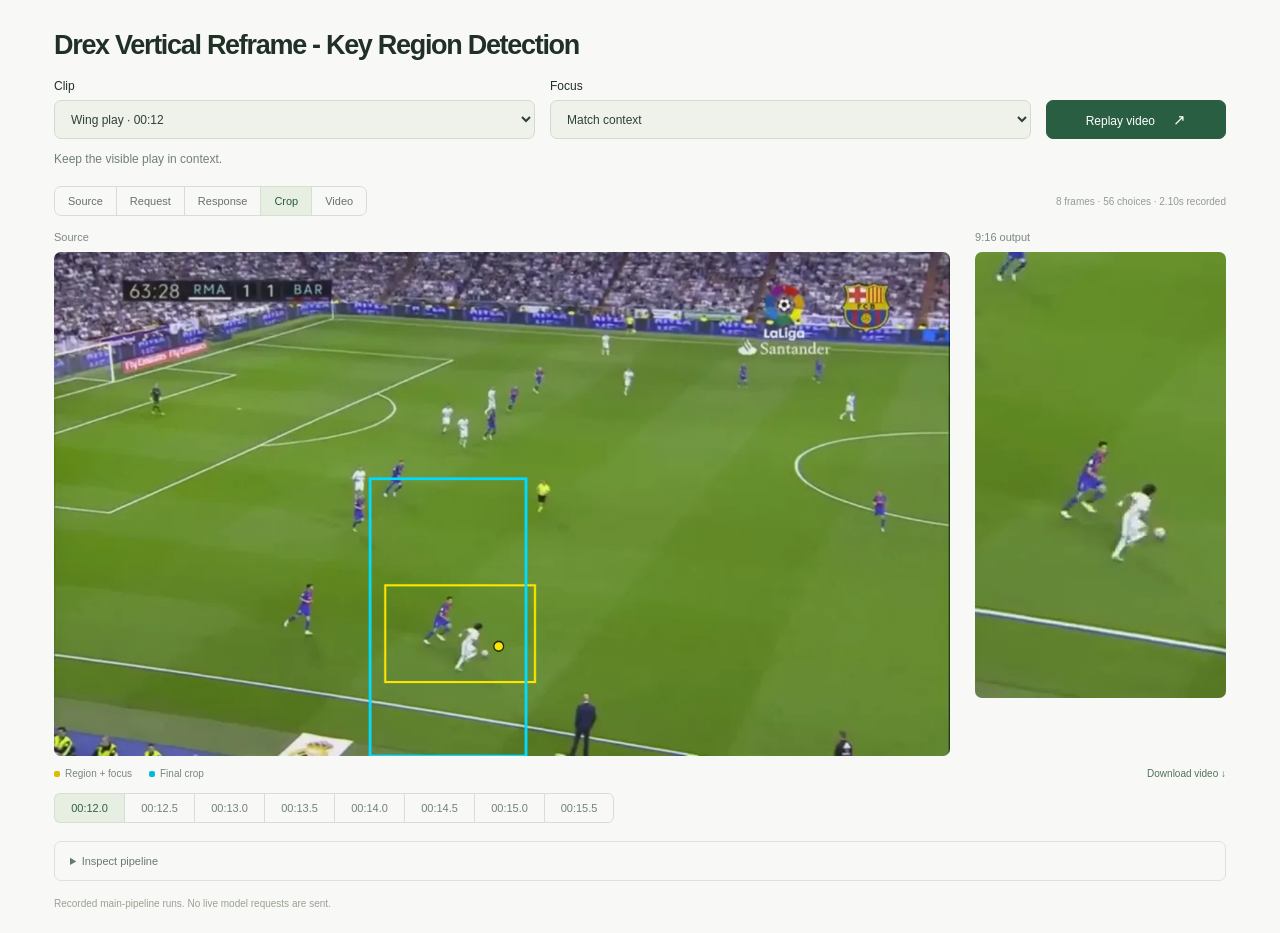
<file: demo/replay/index.html>
<!doctype html>
<html lang="en">
<head>
  <meta charset="utf-8"><meta name="viewport" content="width=device-width,initial-scale=1">
  <title>Drex Vertical Reframe - Key Region Detection</title>
  <meta name="description" content="Explore real NACE region detection, model responses and vertical videos from the main Drex workflow.">
  <link rel="stylesheet" href="style.css">
</head>
<body>
<main>
  <h1>Drex Vertical Reframe - Key Region Detection</h1>
  <div class="controls">
    <label>Clip<select id="clip" aria-label="Clip"></select></label>
    <label>Focus<select id="focus" aria-label="Focus"></select></label>
    <button class="primary" id="replay">Replay video <span aria-hidden="true">↗</span></button>
  </div>
  <p class="goal" id="goal">Loading recorded runs…</p>
  <div class="toolbar">
    <nav aria-label="Pipeline stage" id="stages">
      <button data-stage="source">Source</button><button data-stage="request">Request</button><button data-stage="response">Response</button><button data-stage="crop" class="active">Crop</button><button data-stage="video">Video</button>
    </nav>
    <span id="metrics"></span>
  </div>
  <div class="visuals" id="visuals">
    <section class="source"><h2 id="source-label">Source</h2><canvas id="canvas" width="1280" height="720" aria-label="Source frame with detected region and final crop"></canvas><video id="source-video" controls playsinline preload="metadata" hidden></video></section>
    <section class="portrait"><h2>9:16 output</h2><img id="portrait" alt="Recorded vertical crop" width="360" height="640"><video id="portrait-video" muted controls playsinline preload="metadata" hidden></video></section>
  </div>
  <div class="under"><div class="legend" id="legend"><span><i></i>Region + focus</span><span><i class="cyan"></i>Final crop</span></div><a id="download-video" download="scene1-vertical.mp4">Download video ↓</a></div>
  <div class="frames" id="frames" role="group" aria-label="Choose frame"></div>
  <section class="response-panel" id="response-panel" hidden>
    <div class="response-head"><label>Question<select id="question" aria-label="Question"><option value="left">Left</option><option value="right">Right</option><option value="top">Top</option><option value="bottom">Bottom</option><option value="focus_x">Focus X</option><option value="focus_y">Focus Y</option><option value="shot">Shot type</option></select></label><span id="answer"></span></div>
    <div class="chart" id="chart" aria-label="Recorded probability distribution"></div>
  </section>
  <details id="inspector"><summary>Inspect pipeline</summary>
    <div class="inspector-tabs" role="group" aria-label="Inspector"><button data-inspect="request" class="active">Request</button><button data-inspect="response">Response</button><button data-inspect="decoded">Region</button><button data-inspect="plan">Camera path</button></div>
    <p id="inspector-label"></p><pre id="json"></pre><div class="provenance"><span id="provenance"></span><a id="download-json" download>Download run JSON ↓</a></div>
  </details>
  <footer>Recorded main-pipeline runs. No live model requests are sent.</footer>
  <div id="error" role="alert" hidden></div>
</main>
<script src="app.js" type="module"></script>
</body>
</html>
</file>
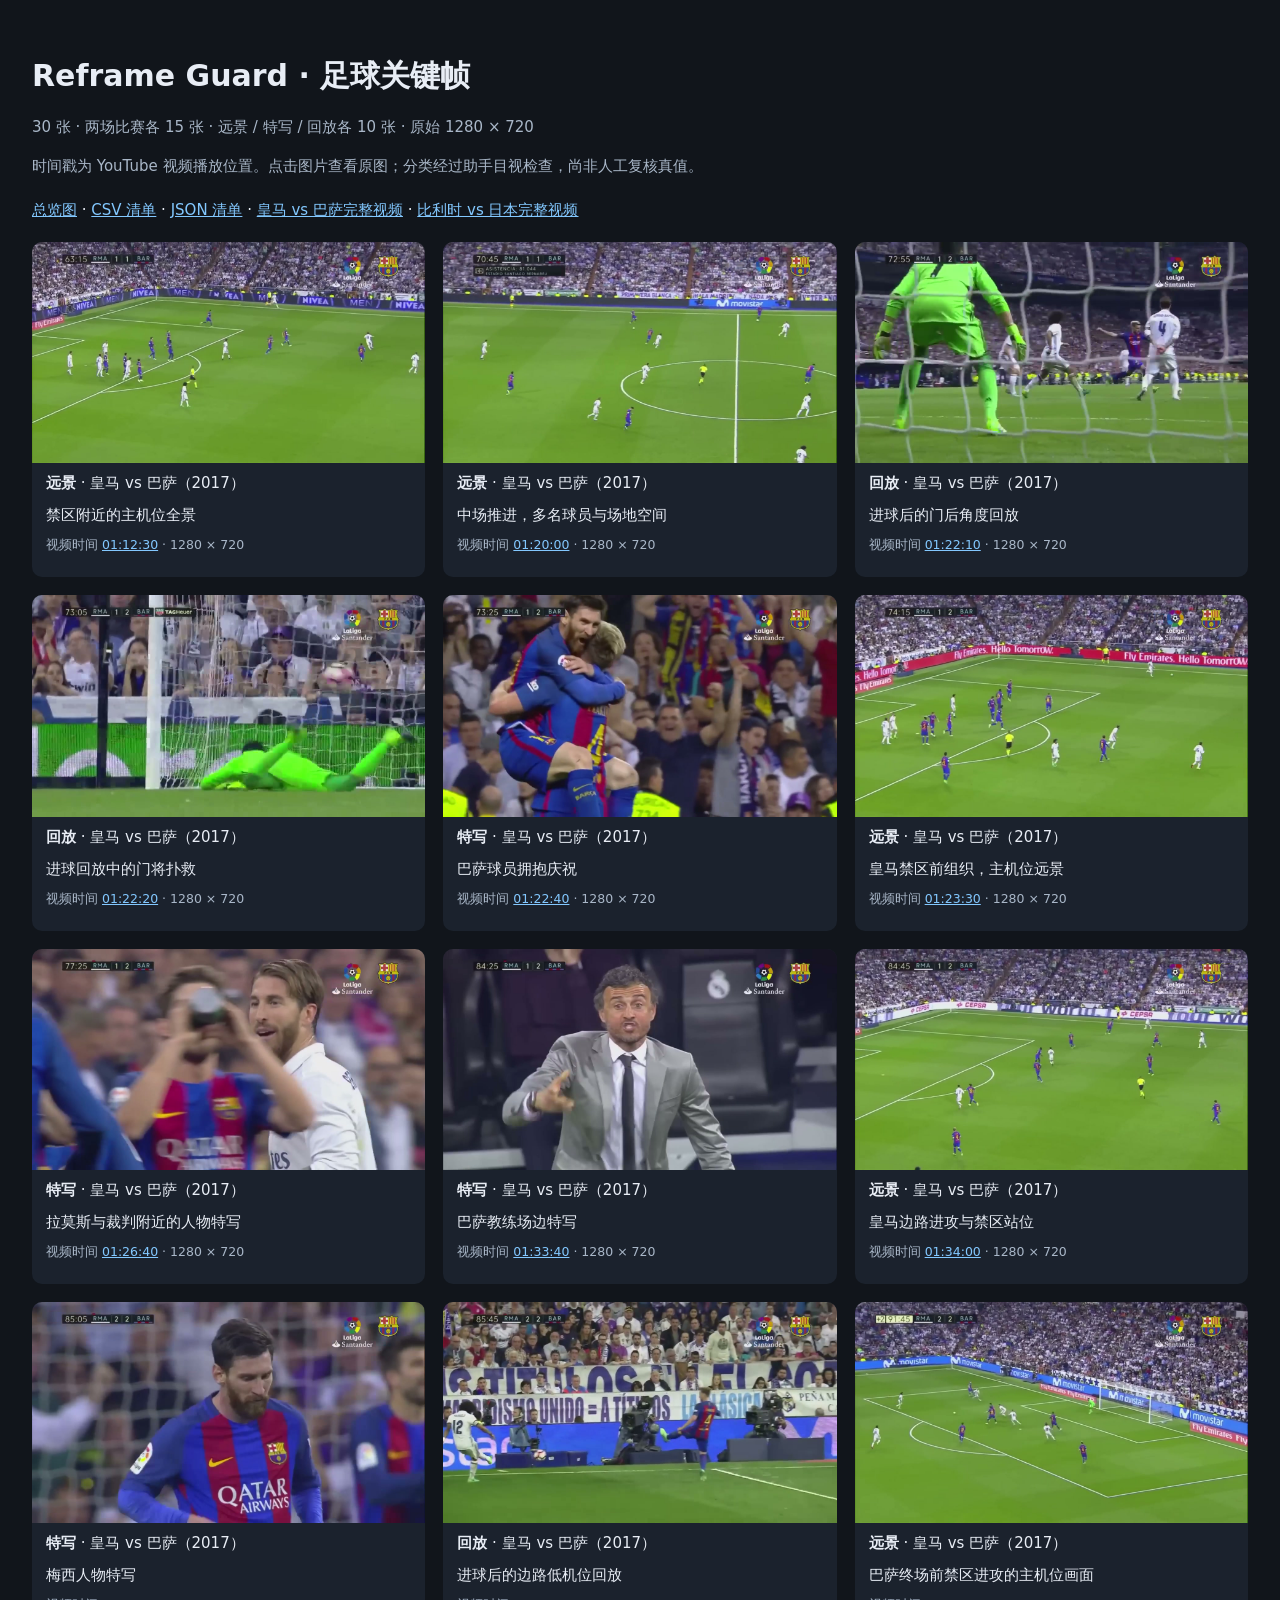
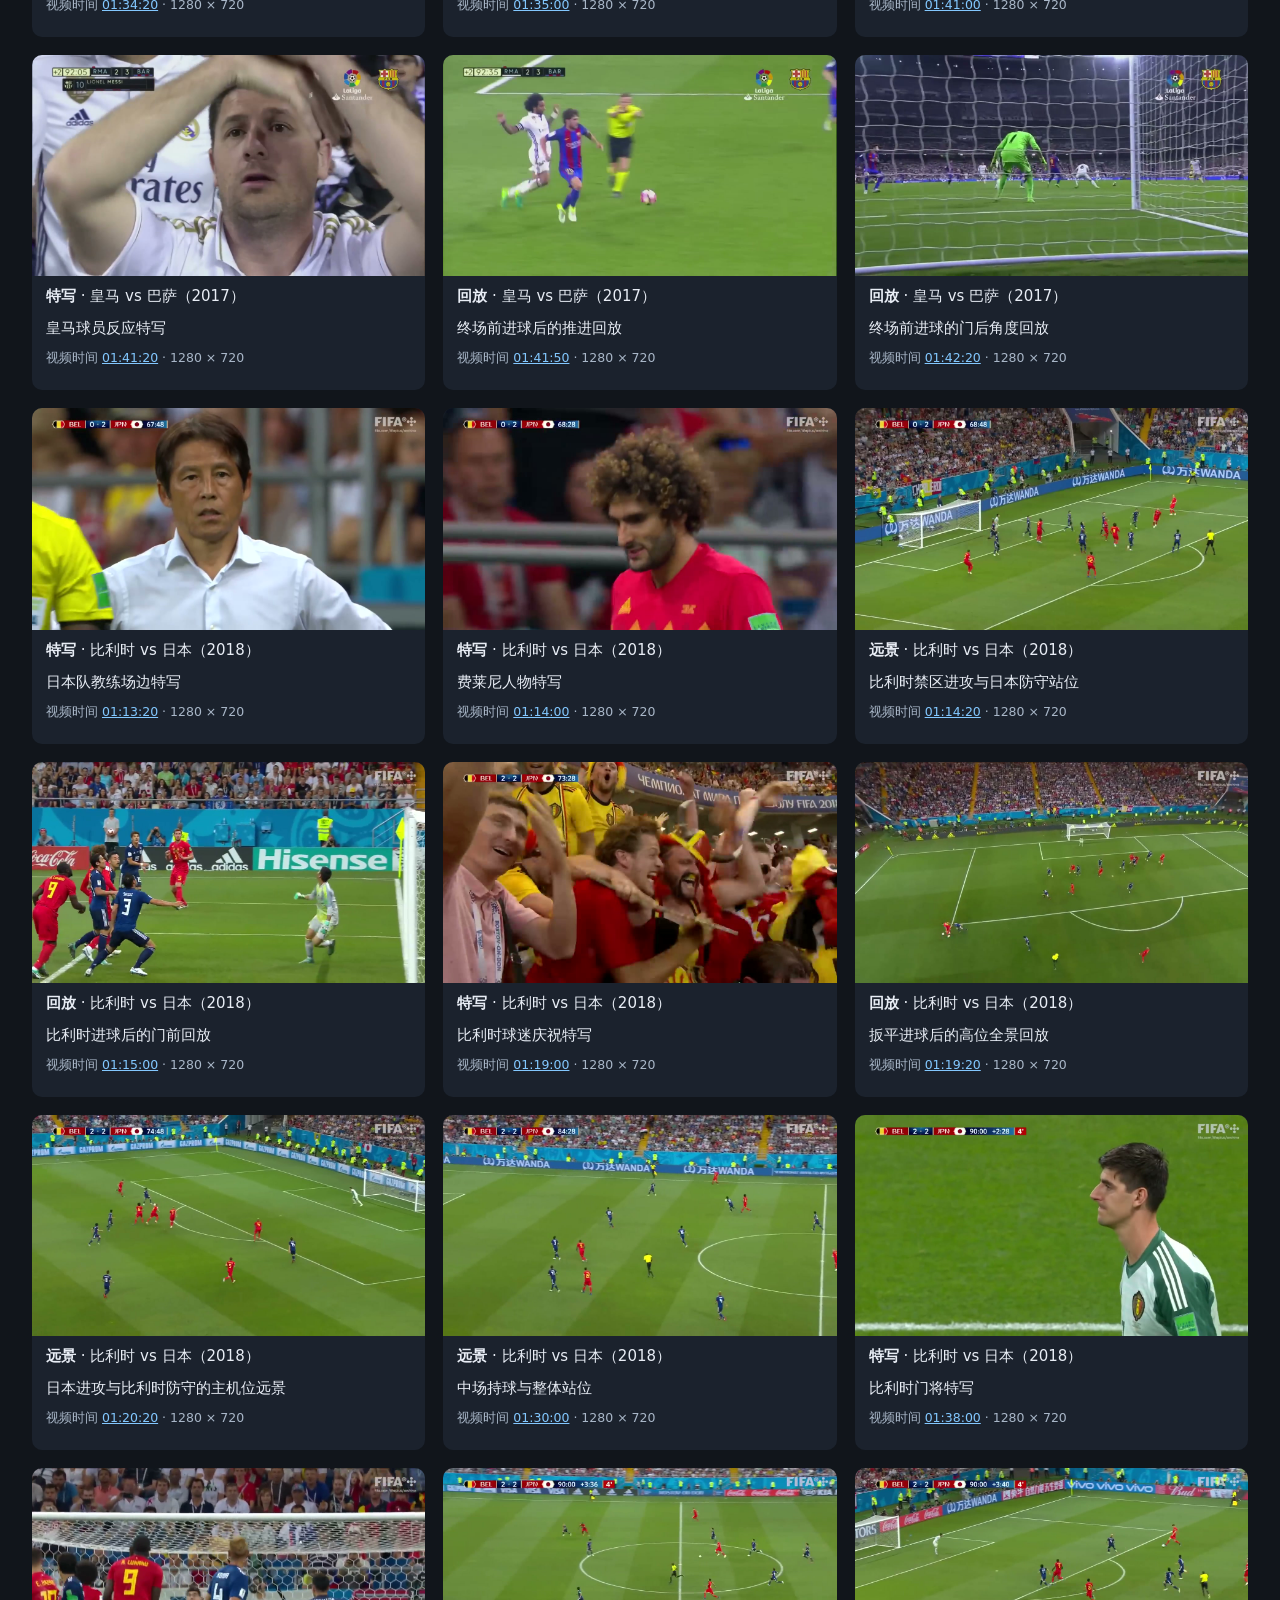
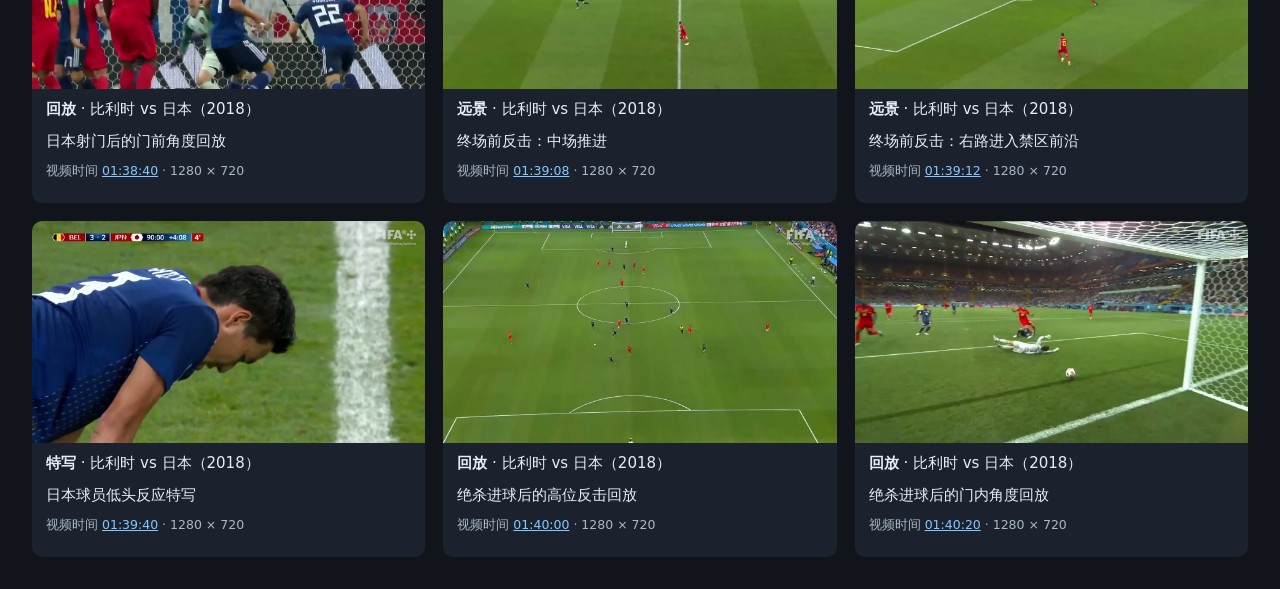
<file: samples/football-keyframes/index.html>
<!doctype html><html lang="zh-CN"><meta charset="utf-8"><meta name="viewport" content="width=device-width,initial-scale=1"><title>Reframe Guard · 足球关键帧</title><style>body{margin:0;background:#11151b;color:#e8edf5;font:15px/1.6 system-ui}main{max-width:1440px;margin:auto;padding:32px}h1{margin-bottom:4px}header p{color:#a9b7c8}a{color:#83c8ff}.grid{display:grid;grid-template-columns:repeat(auto-fit,minmax(300px,1fr));gap:18px}article{background:#1b222d;border-radius:10px;overflow:hidden;padding-bottom:14px}img{width:100%;display:block;aspect-ratio:16/9;object-fit:contain}article p,article small{margin:8px 14px;display:block}small{color:#a9b7c8}nav{margin:20px 0}</style><main><header><h1>Reframe Guard · 足球关键帧</h1><p>30 张 · 两场比赛各 15 张 · 远景 / 特写 / 回放各 10 张 · 原始 1280 × 720</p><p>时间戳为 YouTube 视频播放位置。点击图片查看原图；分类经过助手目视检查，尚非人工复核真值。</p></header><nav><a href="previews/contact-sheet.jpg">总览图</a> · <a href="manifest.csv">CSV 清单</a> · <a href="manifest.json">JSON 清单</a> · <a href="videos/el-clasico-2017.mp4">皇马 vs 巴萨完整视频</a> · <a href="videos/belgium-japan-2018.mp4">比利时 vs 日本完整视频</a></nav><section class="grid"><article><a href="frames/el-clasico_01_wide_01-12-30.jpg"><img src="frames/el-clasico_01_wide_01-12-30.jpg" loading="lazy" alt="禁区附近的主机位全景"></a><p><b>远景</b> · 皇马 vs 巴萨（2017）</p><p>禁区附近的主机位全景</p><small>视频时间 <a href="https://www.youtube.com/watch?v=3j_daNHio4o&t=4350s">01:12:30</a> · 1280 × 720</small></article><article><a href="frames/el-clasico_02_wide_01-20-00.jpg"><img src="frames/el-clasico_02_wide_01-20-00.jpg" loading="lazy" alt="中场推进，多名球员与场地空间"></a><p><b>远景</b> · 皇马 vs 巴萨（2017）</p><p>中场推进，多名球员与场地空间</p><small>视频时间 <a href="https://www.youtube.com/watch?v=3j_daNHio4o&t=4800s">01:20:00</a> · 1280 × 720</small></article><article><a href="frames/el-clasico_03_replay_01-22-10.jpg"><img src="frames/el-clasico_03_replay_01-22-10.jpg" loading="lazy" alt="进球后的门后角度回放"></a><p><b>回放</b> · 皇马 vs 巴萨（2017）</p><p>进球后的门后角度回放</p><small>视频时间 <a href="https://www.youtube.com/watch?v=3j_daNHio4o&t=4930s">01:22:10</a> · 1280 × 720</small></article><article><a href="frames/el-clasico_04_replay_01-22-20.jpg"><img src="frames/el-clasico_04_replay_01-22-20.jpg" loading="lazy" alt="进球回放中的门将扑救"></a><p><b>回放</b> · 皇马 vs 巴萨（2017）</p><p>进球回放中的门将扑救</p><small>视频时间 <a href="https://www.youtube.com/watch?v=3j_daNHio4o&t=4940s">01:22:20</a> · 1280 × 720</small></article><article><a href="frames/el-clasico_05_closeup_01-22-40.jpg"><img src="frames/el-clasico_05_closeup_01-22-40.jpg" loading="lazy" alt="巴萨球员拥抱庆祝"></a><p><b>特写</b> · 皇马 vs 巴萨（2017）</p><p>巴萨球员拥抱庆祝</p><small>视频时间 <a href="https://www.youtube.com/watch?v=3j_daNHio4o&t=4960s">01:22:40</a> · 1280 × 720</small></article><article><a href="frames/el-clasico_06_wide_01-23-30.jpg"><img src="frames/el-clasico_06_wide_01-23-30.jpg" loading="lazy" alt="皇马禁区前组织，主机位远景"></a><p><b>远景</b> · 皇马 vs 巴萨（2017）</p><p>皇马禁区前组织，主机位远景</p><small>视频时间 <a href="https://www.youtube.com/watch?v=3j_daNHio4o&t=5010s">01:23:30</a> · 1280 × 720</small></article><article><a href="frames/el-clasico_07_closeup_01-26-40.jpg"><img src="frames/el-clasico_07_closeup_01-26-40.jpg" loading="lazy" alt="拉莫斯与裁判附近的人物特写"></a><p><b>特写</b> · 皇马 vs 巴萨（2017）</p><p>拉莫斯与裁判附近的人物特写</p><small>视频时间 <a href="https://www.youtube.com/watch?v=3j_daNHio4o&t=5200s">01:26:40</a> · 1280 × 720</small></article><article><a href="frames/el-clasico_08_closeup_01-33-40.jpg"><img src="frames/el-clasico_08_closeup_01-33-40.jpg" loading="lazy" alt="巴萨教练场边特写"></a><p><b>特写</b> · 皇马 vs 巴萨（2017）</p><p>巴萨教练场边特写</p><small>视频时间 <a href="https://www.youtube.com/watch?v=3j_daNHio4o&t=5620s">01:33:40</a> · 1280 × 720</small></article><article><a href="frames/el-clasico_09_wide_01-34-00.jpg"><img src="frames/el-clasico_09_wide_01-34-00.jpg" loading="lazy" alt="皇马边路进攻与禁区站位"></a><p><b>远景</b> · 皇马 vs 巴萨（2017）</p><p>皇马边路进攻与禁区站位</p><small>视频时间 <a href="https://www.youtube.com/watch?v=3j_daNHio4o&t=5640s">01:34:00</a> · 1280 × 720</small></article><article><a href="frames/el-clasico_10_closeup_01-34-20.jpg"><img src="frames/el-clasico_10_closeup_01-34-20.jpg" loading="lazy" alt="梅西人物特写"></a><p><b>特写</b> · 皇马 vs 巴萨（2017）</p><p>梅西人物特写</p><small>视频时间 <a href="https://www.youtube.com/watch?v=3j_daNHio4o&t=5660s">01:34:20</a> · 1280 × 720</small></article><article><a href="frames/el-clasico_11_replay_01-35-00.jpg"><img src="frames/el-clasico_11_replay_01-35-00.jpg" loading="lazy" alt="进球后的边路低机位回放"></a><p><b>回放</b> · 皇马 vs 巴萨（2017）</p><p>进球后的边路低机位回放</p><small>视频时间 <a href="https://www.youtube.com/watch?v=3j_daNHio4o&t=5700s">01:35:00</a> · 1280 × 720</small></article><article><a href="frames/el-clasico_12_wide_01-41-00.jpg"><img src="frames/el-clasico_12_wide_01-41-00.jpg" loading="lazy" alt="巴萨终场前禁区进攻的主机位画面"></a><p><b>远景</b> · 皇马 vs 巴萨（2017）</p><p>巴萨终场前禁区进攻的主机位画面</p><small>视频时间 <a href="https://www.youtube.com/watch?v=3j_daNHio4o&t=6060s">01:41:00</a> · 1280 × 720</small></article><article><a href="frames/el-clasico_13_closeup_01-41-20.jpg"><img src="frames/el-clasico_13_closeup_01-41-20.jpg" loading="lazy" alt="皇马球员反应特写"></a><p><b>特写</b> · 皇马 vs 巴萨（2017）</p><p>皇马球员反应特写</p><small>视频时间 <a href="https://www.youtube.com/watch?v=3j_daNHio4o&t=6080s">01:41:20</a> · 1280 × 720</small></article><article><a href="frames/el-clasico_14_replay_01-41-50.jpg"><img src="frames/el-clasico_14_replay_01-41-50.jpg" loading="lazy" alt="终场前进球后的推进回放"></a><p><b>回放</b> · 皇马 vs 巴萨（2017）</p><p>终场前进球后的推进回放</p><small>视频时间 <a href="https://www.youtube.com/watch?v=3j_daNHio4o&t=6110s">01:41:50</a> · 1280 × 720</small></article><article><a href="frames/el-clasico_15_replay_01-42-20.jpg"><img src="frames/el-clasico_15_replay_01-42-20.jpg" loading="lazy" alt="终场前进球的门后角度回放"></a><p><b>回放</b> · 皇马 vs 巴萨（2017）</p><p>终场前进球的门后角度回放</p><small>视频时间 <a href="https://www.youtube.com/watch?v=3j_daNHio4o&t=6140s">01:42:20</a> · 1280 × 720</small></article><article><a href="frames/belgium-japan_01_closeup_01-13-20.jpg"><img src="frames/belgium-japan_01_closeup_01-13-20.jpg" loading="lazy" alt="日本队教练场边特写"></a><p><b>特写</b> · 比利时 vs 日本（2018）</p><p>日本队教练场边特写</p><small>视频时间 <a href="https://www.youtube.com/watch?v=GrkiZjoyugA&t=4400s">01:13:20</a> · 1280 × 720</small></article><article><a href="frames/belgium-japan_02_closeup_01-14-00.jpg"><img src="frames/belgium-japan_02_closeup_01-14-00.jpg" loading="lazy" alt="费莱尼人物特写"></a><p><b>特写</b> · 比利时 vs 日本（2018）</p><p>费莱尼人物特写</p><small>视频时间 <a href="https://www.youtube.com/watch?v=GrkiZjoyugA&t=4440s">01:14:00</a> · 1280 × 720</small></article><article><a href="frames/belgium-japan_03_wide_01-14-20.jpg"><img src="frames/belgium-japan_03_wide_01-14-20.jpg" loading="lazy" alt="比利时禁区进攻与日本防守站位"></a><p><b>远景</b> · 比利时 vs 日本（2018）</p><p>比利时禁区进攻与日本防守站位</p><small>视频时间 <a href="https://www.youtube.com/watch?v=GrkiZjoyugA&t=4460s">01:14:20</a> · 1280 × 720</small></article><article><a href="frames/belgium-japan_04_replay_01-15-00.jpg"><img src="frames/belgium-japan_04_replay_01-15-00.jpg" loading="lazy" alt="比利时进球后的门前回放"></a><p><b>回放</b> · 比利时 vs 日本（2018）</p><p>比利时进球后的门前回放</p><small>视频时间 <a href="https://www.youtube.com/watch?v=GrkiZjoyugA&t=4500s">01:15:00</a> · 1280 × 720</small></article><article><a href="frames/belgium-japan_05_closeup_01-19-00.jpg"><img src="frames/belgium-japan_05_closeup_01-19-00.jpg" loading="lazy" alt="比利时球迷庆祝特写"></a><p><b>特写</b> · 比利时 vs 日本（2018）</p><p>比利时球迷庆祝特写</p><small>视频时间 <a href="https://www.youtube.com/watch?v=GrkiZjoyugA&t=4740s">01:19:00</a> · 1280 × 720</small></article><article><a href="frames/belgium-japan_06_replay_01-19-20.jpg"><img src="frames/belgium-japan_06_replay_01-19-20.jpg" loading="lazy" alt="扳平进球后的高位全景回放"></a><p><b>回放</b> · 比利时 vs 日本（2018）</p><p>扳平进球后的高位全景回放</p><small>视频时间 <a href="https://www.youtube.com/watch?v=GrkiZjoyugA&t=4760s">01:19:20</a> · 1280 × 720</small></article><article><a href="frames/belgium-japan_07_wide_01-20-20.jpg"><img src="frames/belgium-japan_07_wide_01-20-20.jpg" loading="lazy" alt="日本进攻与比利时防守的主机位远景"></a><p><b>远景</b> · 比利时 vs 日本（2018）</p><p>日本进攻与比利时防守的主机位远景</p><small>视频时间 <a href="https://www.youtube.com/watch?v=GrkiZjoyugA&t=4820s">01:20:20</a> · 1280 × 720</small></article><article><a href="frames/belgium-japan_08_wide_01-30-00.jpg"><img src="frames/belgium-japan_08_wide_01-30-00.jpg" loading="lazy" alt="中场持球与整体站位"></a><p><b>远景</b> · 比利时 vs 日本（2018）</p><p>中场持球与整体站位</p><small>视频时间 <a href="https://www.youtube.com/watch?v=GrkiZjoyugA&t=5400s">01:30:00</a> · 1280 × 720</small></article><article><a href="frames/belgium-japan_09_closeup_01-38-00.jpg"><img src="frames/belgium-japan_09_closeup_01-38-00.jpg" loading="lazy" alt="比利时门将特写"></a><p><b>特写</b> · 比利时 vs 日本（2018）</p><p>比利时门将特写</p><small>视频时间 <a href="https://www.youtube.com/watch?v=GrkiZjoyugA&t=5880s">01:38:00</a> · 1280 × 720</small></article><article><a href="frames/belgium-japan_10_replay_01-38-40.jpg"><img src="frames/belgium-japan_10_replay_01-38-40.jpg" loading="lazy" alt="日本射门后的门前角度回放"></a><p><b>回放</b> · 比利时 vs 日本（2018）</p><p>日本射门后的门前角度回放</p><small>视频时间 <a href="https://www.youtube.com/watch?v=GrkiZjoyugA&t=5920s">01:38:40</a> · 1280 × 720</small></article><article><a href="frames/belgium-japan_11_wide_01-39-08.jpg"><img src="frames/belgium-japan_11_wide_01-39-08.jpg" loading="lazy" alt="终场前反击：中场推进"></a><p><b>远景</b> · 比利时 vs 日本（2018）</p><p>终场前反击：中场推进</p><small>视频时间 <a href="https://www.youtube.com/watch?v=GrkiZjoyugA&t=5948s">01:39:08</a> · 1280 × 720</small></article><article><a href="frames/belgium-japan_12_wide_01-39-12.jpg"><img src="frames/belgium-japan_12_wide_01-39-12.jpg" loading="lazy" alt="终场前反击：右路进入禁区前沿"></a><p><b>远景</b> · 比利时 vs 日本（2018）</p><p>终场前反击：右路进入禁区前沿</p><small>视频时间 <a href="https://www.youtube.com/watch?v=GrkiZjoyugA&t=5952s">01:39:12</a> · 1280 × 720</small></article><article><a href="frames/belgium-japan_13_closeup_01-39-40.jpg"><img src="frames/belgium-japan_13_closeup_01-39-40.jpg" loading="lazy" alt="日本球员低头反应特写"></a><p><b>特写</b> · 比利时 vs 日本（2018）</p><p>日本球员低头反应特写</p><small>视频时间 <a href="https://www.youtube.com/watch?v=GrkiZjoyugA&t=5980s">01:39:40</a> · 1280 × 720</small></article><article><a href="frames/belgium-japan_14_replay_01-40-00.jpg"><img src="frames/belgium-japan_14_replay_01-40-00.jpg" loading="lazy" alt="绝杀进球后的高位反击回放"></a><p><b>回放</b> · 比利时 vs 日本（2018）</p><p>绝杀进球后的高位反击回放</p><small>视频时间 <a href="https://www.youtube.com/watch?v=GrkiZjoyugA&t=6000s">01:40:00</a> · 1280 × 720</small></article><article><a href="frames/belgium-japan_15_replay_01-40-20.jpg"><img src="frames/belgium-japan_15_replay_01-40-20.jpg" loading="lazy" alt="绝杀进球后的门内角度回放"></a><p><b>回放</b> · 比利时 vs 日本（2018）</p><p>绝杀进球后的门内角度回放</p><small>视频时间 <a href="https://www.youtube.com/watch?v=GrkiZjoyugA&t=6020s">01:40:20</a> · 1280 × 720</small></article></section></main></html>
</file>
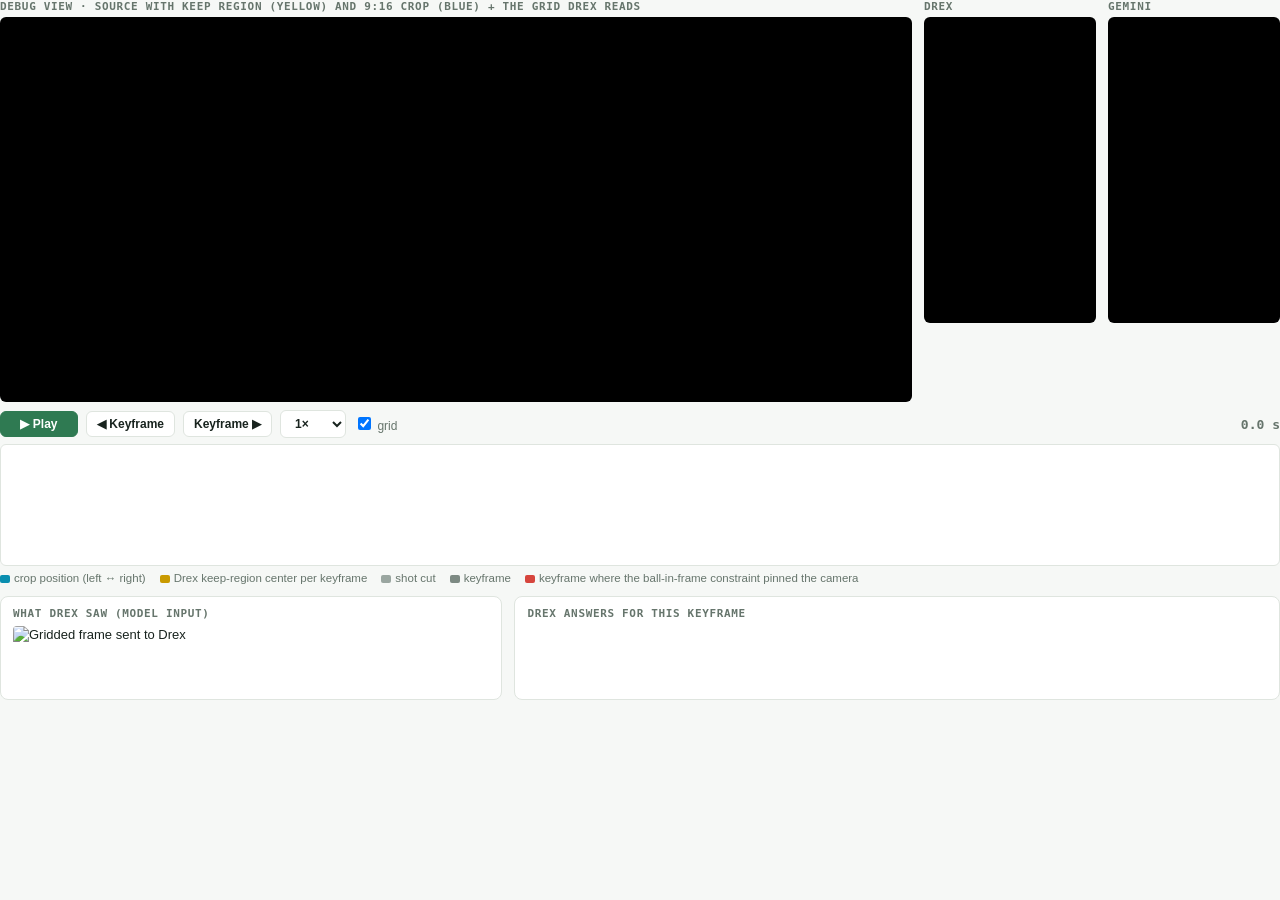
<file: demo/case_player.html>
<!doctype html>
<html><head><meta charset="utf-8">
<style>
:root{--bg:#f6f8f6;--surface:#fff;--ink:#18231e;--muted:#66756c;--line:#dfe5df;--pitch:#2f7a52;--region:#c99a00;--crop:#0a8fb0;--focus:#d6453d;
  --mono:ui-monospace,SFMono-Regular,Menlo,monospace;--body:-apple-system,BlinkMacSystemFont,"Inter","Segoe UI",sans-serif}
*{box-sizing:border-box}
body{margin:0;background:var(--bg);color:var(--ink);font:13px/1.45 var(--body)}
.top{display:grid;grid-template-columns:minmax(0,1fr) 172px 172px;gap:12px;align-items:start}
.cap{font:600 11px var(--mono);letter-spacing:.06em;text-transform:uppercase;color:var(--muted);margin:0 0 4px;white-space:nowrap;overflow:hidden;text-overflow:ellipsis}
.dv{position:relative;line-height:0;border-radius:6px;overflow:hidden;background:#000}
.dv video{width:100%;aspect-ratio:852/360;display:block}
.dv svg{position:absolute;inset:0;width:100%;height:100%;pointer-events:none}
.gl{stroke:#e6e9ea;stroke-opacity:.30;stroke-width:1}
.gl.on{stroke:#ffd23f;stroke-opacity:.95;stroke-width:2}
.gt{font:8px var(--mono);fill:#f1f4f5;fill-opacity:.6}
.gf{fill:none;stroke:#ff5a4f;stroke-width:2.5}
.vv video{width:100%;aspect-ratio:9/16;display:block;border-radius:6px;background:#000;object-fit:cover}
.bar{display:flex;align-items:center;gap:8px;margin:8px 0 2px;flex-wrap:wrap}
button,select{font:600 12px var(--body);border:1px solid var(--line);background:var(--surface);color:var(--ink);border-radius:6px;padding:5px 10px;cursor:pointer}
button.primary{background:var(--pitch);border-color:var(--pitch);color:#fff;min-width:78px}
.tc{font:600 13px var(--mono);margin-left:auto;color:var(--muted)}
.tl{width:100%;height:auto;display:block;background:var(--surface);border:1px solid var(--line);border-radius:6px;cursor:pointer;margin-top:6px}
.tl .ax{font:10px var(--mono);fill:var(--muted)}.tl .lab{font:10.5px var(--body);fill:var(--muted)}
.bottom{display:grid;grid-template-columns:minmax(0,1.05fr) minmax(0,1.6fr);gap:12px;margin-top:10px}
.card{background:var(--surface);border:1px solid var(--line);border-radius:8px;padding:10px 12px;min-width:0}
.mi img{width:100%;display:block;border-radius:4px}
.heard{margin-top:8px;font-size:12.5px;color:var(--ink);min-height:36px}
.heard b{font:600 11px var(--mono);color:var(--muted);margin-right:6px}
.head{display:flex;justify-content:space-between;align-items:baseline;gap:8px;margin-bottom:6px}
.head .t{font:600 12px var(--mono);color:var(--muted)}
.chips{display:flex;flex-wrap:wrap;gap:6px;margin-bottom:6px}
.chip{font-size:12px;padding:2px 8px;border-radius:999px;background:#eef3ef;border:1px solid #d9e4dc}
.chip b{font-weight:650}
.pin{background:#fdeceb;border-color:#f3c6c2;color:#a52f26}
.qs{display:grid;grid-template-columns:repeat(2,minmax(0,1fr));gap:6px 14px}
.q{min-width:0}
.q .qh{display:flex;justify-content:space-between;font-size:11.5px;color:var(--muted)}
.q .qh b{color:var(--ink);font-family:var(--mono)}
.hist{display:flex;align-items:flex-end;gap:1px;height:34px;border-bottom:1px solid var(--line)}
.hist i{flex:1;background:#c8d6cc;min-height:1px;border-radius:1px 1px 0 0;position:relative}
.hist i.sel{background:var(--pitch)}
.hl{display:flex;gap:1px;font:9px var(--mono);color:#8a968f}
.hl span{flex:1;text-align:center;overflow:hidden}
.dec{font:11.5px var(--mono);color:var(--muted);margin-top:8px;line-height:1.55}
.dec b{color:var(--ink)}
.legend{display:flex;gap:14px;flex-wrap:wrap;font-size:11.5px;color:var(--muted);margin-top:4px}
.legend i{display:inline-block;width:10px;height:8px;border-radius:2px;margin-right:4px;vertical-align:middle}
</style></head><body>
<div class="top">
  <div>
    <div class="cap">Debug view · source with keep region (yellow) and 9:16 crop (blue) + the grid Drex reads</div>
    <div class="dv"><video id="dbg" playsinline muted preload="auto"></video><svg id="grid" viewBox="0 0 852 360" preserveAspectRatio="none"></svg></div>
  </div>
  <div class="vv"><div class="cap">Drex</div><video id="drex" playsinline preload="auto"></video></div>
  <div class="vv"><div class="cap" id="gemcap">Gemini</div><video id="gem" playsinline muted preload="auto"></video></div>
</div>
<div class="bar">
  <button class="primary" id="play">▶ Play</button>
  <button id="prev">◀ Keyframe</button><button id="next">Keyframe ▶</button>
  <select id="rate"><option value="0.5">0.5×</option><option value="1" selected>1×</option></select>
  <label style="font-size:12px;color:var(--muted)"><input type="checkbox" id="gridon" checked> grid</label>
  <span class="tc" id="tc">0.0 s</span>
</div>
<svg class="tl" id="tl" viewBox="0 0 1200 112" preserveAspectRatio="none"></svg>
<div class="legend"><span><i style="background:#0a8fb0"></i>crop position (left ↔ right)</span><span><i style="background:#c99a00"></i>Drex keep-region center per keyframe</span><span><i style="background:#9aa6a0"></i>shot cut</span><span><i style="background:#7d8a83"></i>keyframe</span><span id="lgpin"><i style="background:#d6453d"></i>keyframe where the ball-in-frame constraint pinned the camera</span><span id="lgturn"></span></div>
<div class="bottom">
  <div class="card mi"><div class="head"><span class="cap" style="margin:0">What Drex saw (model input)</span><span class="t" id="mit"></span></div>
    <img id="mimg" alt="Gridded frame sent to Drex"><div class="heard" id="heard"></div></div>
  <div class="card"><div class="head"><span class="cap" style="margin:0">Drex answers for this keyframe</span><span class="t" id="kft"></span></div>
    <div class="chips" id="chips"></div><div class="qs" id="qs"></div><div class="dec" id="dec"></div></div>
</div>
<script>
const D = __DATA__, IM = __IMGS__;
const SRC = {dbg: "__DEBUG__", drex: "__DREX__", gem: "__GEMINI__"};
document.getElementById("gemcap").textContent = "__GEMLABEL__"; document.getElementById("gemcap").title = "__GEMLABEL__";
const $ = id => document.getElementById(id);
const V = {dbg: $("dbg"), drex: $("drex"), gem: $("gem")};
// data: URIs -> blob URLs (reliable seeking)
Object.entries(SRC).forEach(async ([k, u]) => {
  if (!u) { V[k].parentElement.style.opacity = .35; return; }
  try { const b = await (await fetch(u)).blob(); V[k].src = URL.createObjectURL(b); } catch (e) { V[k].src = u; }
});
// ---- grid overlay (source occupies x 0..640 of the 852-wide debug frame)
const CW = 640 / 16, CH = 360 / 9;
let g = "";
for (let i = 0; i <= 16; i++) g += `<line class="gl v${i}" x1="${i*CW}" x2="${i*CW}" y1="0" y2="360"/>` + (i % 2 ? "" : `<text class="gt" x="${Math.min(i*CW+2, 628)}" y="9">${i}</text>`);
for (let j = 0; j <= 9; j++) g += `<line class="gl h${j}" x1="0" x2="640" y1="${j*CH}" y2="${j*CH}"/><text class="gt" x="2" y="${Math.min(j*CH+10, 357)}">${String.fromCharCode(65+j)}</text>`;
g += `<circle class="gf" id="gf" r="6" cx="-20" cy="-20"/>`;
$("grid").innerHTML = g;
$("gridon").onchange = e => $("grid").style.display = e.target.checked ? "" : "none";
// ---- timeline
const TW = 1200, TL = 80, TR = 10, X = t => TL + t / D.dur * (TW - TL - TR);
function timeline() {
  let s = "";
  const lanes = D.talk ? {turn: 8, kf: 30, crop: 52} : {kf: 12, crop: 40};
  if (D.talk) {
    s += `<text class="lab" x="4" y="${lanes.turn+10}">speaker</text>`;
    const col = {A: "#c2410c", B: "#7c3aed", C: "#0e7490"};
    D.turns.forEach(([a, b, k]) => s += `<rect x="${X(a)}" y="${lanes.turn}" width="${Math.max(1, X(b)-X(a))}" height="12" rx="2" fill="${col[k]||'#999'}"/>`);
    $("lgturn").innerHTML = '<i style="background:#c2410c"></i>speaker A <i style="background:#7c3aed;margin-left:8px"></i>speaker B (NDI diarization)';
  }
  s += `<text class="lab" x="4" y="${lanes.kf+10}">keyframes</text>`;
  D.kf.forEach((r, i) => s += `<rect class="kft" data-i="${i}" x="${X(r.t_rel)-2}" y="${lanes.kf}" width="4" height="12" fill="${r.pinned ? '#d6453d' : '#7d8a83'}"/>`);
  s += `<text class="lab" x="4" y="${lanes.crop+22}">crop</text>`;
  s += `<rect x="${TL}" y="${lanes.crop}" width="${TW-TL-TR}" height="44" fill="#f1f4f1"/>`;
  s += `<polyline points="${D.path.map(([t, x]) => `${X(t)},${lanes.crop + 44 - x*44}`).join(" ")}" fill="none" stroke="#0a8fb0" stroke-width="2.5"/>`;
  D.kf.forEach(r => { const c = (r.decoded.region_px[0] + r.decoded.region_px[2]) / 2 / 1280; s += `<circle cx="${X(r.t_rel)}" cy="${lanes.crop + 44 - c*44}" r="2.6" fill="#c99a00"/>`; });
  D.cuts.forEach(t => s += `<line x1="${X(t)}" x2="${X(t)}" y1="4" y2="98" stroke="#9aa6a0" stroke-dasharray="4 3"/>`);
  for (let t = 0; t <= D.dur; t += 5) s += `<text class="ax" x="${X(t)}" y="108" text-anchor="middle">${t}s</text>`;
  s += `<line id="ph" x1="${X(0)}" x2="${X(0)}" y1="2" y2="100" stroke="#18231e" stroke-width="2"/>`;
  $("tl").innerHTML = s;
}
timeline();
if (D.talk) $("lgpin").remove();
$("tl").addEventListener("click", e => {
  const r = $("tl").getBoundingClientRect(), x = (e.clientX - r.left) / r.width * TW;
  seek(Math.max(0, Math.min(D.dur, (x - TL) / (TW - TL - TR) * D.dur)));
});
// ---- panel
const LET = n => String.fromCharCode(65 + Math.min(Math.floor(n), 9)) + (n < 9 ? "." + Math.min(9, Math.round((n - Math.floor(n)) * 10)) : "");
function hist(q, a) {
  const ks = Object.keys(a.p), max = Math.max(...Object.values(a.p), 1e-6);
  const short = k => k.replace("Image ", "").replace("two_shot", "2-shot").replace("group_wide", "group").slice(0, 6);
  return `<div class="q"><div class="qh"><span>${q}</span><b>${a.choice} · ${(a.p[a.choice] ?? 0).toFixed(2)}</b></div>
    <div class="hist">${ks.map(k => `<i class="${k === a.choice ? 'sel' : ''}" style="height:${Math.max(2, a.p[k] / max * 100)}%" title="${k}: ${a.p[k].toFixed(3)}"></i>`).join("")}</div>
    <div class="hl">${ks.map(k => `<span>${ks.length > 12 && (+k % 4 && isNaN(k) === false) ? "" : short(k)}</span>`).join("")}</div></div>`;
}
let cur = -1;
function paint(t) {
  let k = 0; while (k + 1 < D.kf.length && D.kf[k + 1].t_rel <= t + 1e-3) k++;
  $("tc").textContent = `${t.toFixed(1)} s / ${D.dur.toFixed(1)} s`;
  $("ph").setAttribute("x1", X(t)); $("ph").setAttribute("x2", X(t));
  if (k === cur) return; cur = k;
  const r = D.kf[k], A = r.answers, dc = r.decoded;
  // grid highlight: the lines nearest to Drex's decoded edges
  const on = new Set(["v" + Math.round(dc.region_px[0] / 80), "v" + Math.round(dc.region_px[2] / 80), "h" + Math.round(dc.region_px[1] / 80), "h" + Math.round(dc.region_px[3] / 80)]);
  document.querySelectorAll("#grid .gl").forEach(l => l.classList.toggle("on", [...l.classList].some(c => on.has(c))));
  const f = $("gf"); if (dc.focus_px) { f.setAttribute("cx", dc.focus_px.x / 2); f.setAttribute("cy", dc.focus_px.y / 2); } else f.setAttribute("cx", -20);
  $("mimg").src = IM[r.img]; $("mit").textContent = `${r.t_rel.toFixed(1)} s · request ${r.batch + 1}, Image ${r.image_k}`;
  $("heard").innerHTML = r.heard ? `<b>${D.talk ? (D.spk[r.speaker] || "speaker") : "commentary"}</b>${r.heard}` : `<b>${D.talk ? "transcript" : "commentary"}</b><span style="color:var(--muted)">(none at this moment)</span>`;
  $("kft").textContent = `keyframe ${k + 1} / ${D.kf.length}`;
  const ch = [`<span class="chip">shot <b>${D.shot[A.shot.choice] || A.shot.choice}</b> ${(A.shot.p[A.shot.choice] ?? 0).toFixed(2)}</span>`];
  if (A.who) ch.push(`<span class="chip">speaker <b>${A.who.choice}</b> ${(A.who.p[A.who.choice] ?? 0).toFixed(2)}</span>`);
  if (r.pinned) ch.push(`<span class="chip pin">ball-in-frame constraint pinned this frame</span>`);
  $("chips").innerHTML = ch.join("");
  const order = ["left", "right", "top", "bottom", "focus_x", "focus_y"].concat(A.who ? ["who"] : []);
  $("qs").innerHTML = order.filter(q => A[q]).map(q => hist(q, A[q])).join("");
  const W = 1280;
  $("dec").innerHTML = `decoded keep region <b>lines ${(dc.region_px[0]/80).toFixed(1)} → ${(dc.region_px[2]/80).toFixed(1)}, rows ${LET(dc.region_px[1]/80)} → ${LET(dc.region_px[3]/80)}</b>` +
    (dc.focus_px ? ` · focus <b>line ${(dc.focus_px.x/80).toFixed(1)}, row ${LET(dc.focus_px.y/80)}</b>` : "") +
    ` · uncertainty <b>±${(dc.x_uncertainty_px/80).toFixed(1)} cells</b><br>final 9:16 crop <b>centered on line ${r.crop.cx_line.toFixed(1)} (x=${r.crop.cx_px}px), height ${Math.round(r.crop.h_frac*100)}%</b>` +
    (dc.flags && dc.flags.length ? ` · flags ${dc.flags.join(", ")}` : "");
}
// ---- sync
const followers = () => [V.drex, V.gem].filter(v => v.src);
let raf = 0;
function loop() { const t = V.dbg.currentTime; followers().forEach(v => { if (Math.abs(v.currentTime - t) > 0.12) v.currentTime = t; }); paint(t); raf = V.dbg.paused ? 0 : requestAnimationFrame(loop); }
function seek(t) { V.dbg.currentTime = t; followers().forEach(v => v.currentTime = t); paint(t); }
$("play").onclick = () => {
  if (V.dbg.paused) { [V.dbg, ...followers()].forEach(v => v.play().catch(() => {})); $("play").textContent = "❚❚ Pause"; if (!raf) raf = requestAnimationFrame(loop); }
  else { [V.dbg, ...followers()].forEach(v => v.pause()); $("play").textContent = "▶ Play"; }
};
V.dbg.addEventListener("ended", () => { followers().forEach(v => v.pause()); $("play").textContent = "▶ Play"; });
V.dbg.addEventListener("seeked", () => paint(V.dbg.currentTime));
$("rate").onchange = e => [V.dbg, V.drex, V.gem].forEach(v => v.playbackRate = +e.target.value);
const step = d => { const k = Math.max(0, Math.min(D.kf.length - 1, cur + d)); seek(D.kf[k].t_rel + 0.01); };
$("prev").onclick = () => step(-1); $("next").onclick = () => step(1);
// clicking a keyframe tick
$("tl").addEventListener("click", e => { const i = e.target.dataset && e.target.dataset.i; if (i !== undefined) { e.stopPropagation(); seek(D.kf[+i].t_rel + 0.01); } }, true);
paint(0);
</script></body></html>
</file>
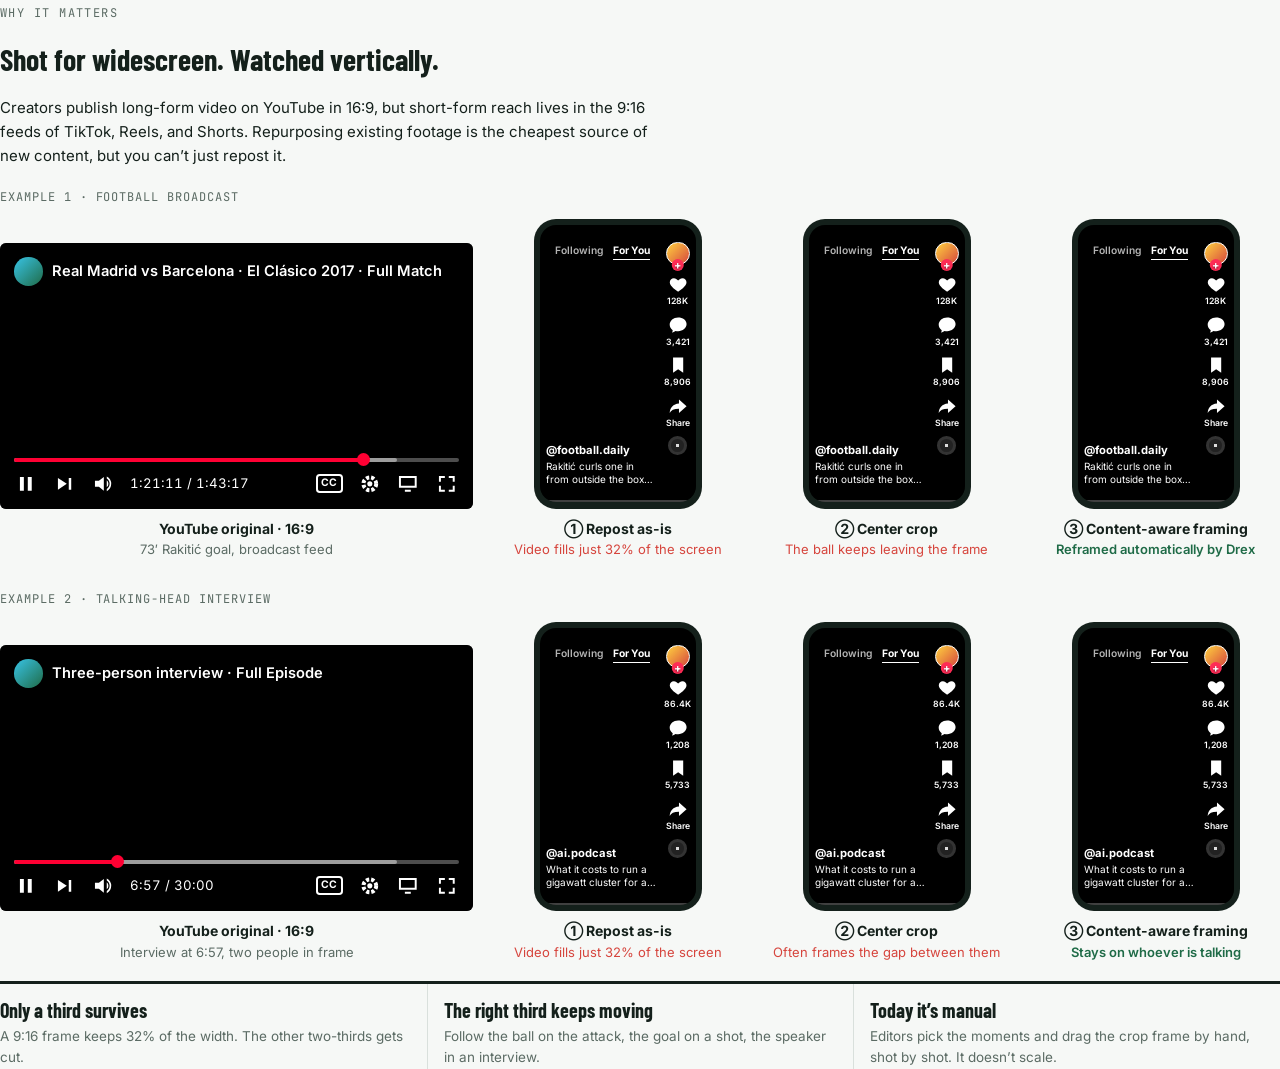
<file: demo/why_examples.html>
<!doctype html>
<html><head><meta charset="utf-8">
<link rel="stylesheet" href="https://fonts.googleapis.com/css2?family=Barlow+Condensed:wght@500;700&family=Inter:wght@400;500;600&family=JetBrains+Mono:wght@400;500&display=swap">
<style>
/* Same "Why it matters" block as the results page (scripts/report_template.html), self-contained for the playground. */
:root{--bg:#f6f8f6;--surface:#fff;--ink:#14201b;--muted:#5b6b64;--line:#d9e0dc;--pitch:#1f6b47;--focus:#d6453d;
  --f-display:"Barlow Condensed","Arial Narrow",system-ui,sans-serif;
  --f-body:"Inter",-apple-system,"Segoe UI",system-ui,sans-serif;--f-mono:"JetBrains Mono",ui-monospace,Menlo,monospace}
*{box-sizing:border-box}
body{margin:0;background:var(--bg);color:var(--ink);font:15px/1.6 var(--f-body)}
h2{font-family:var(--f-display);font-weight:700;font-size:30px;line-height:1.1;margin:0}
p{margin:0;max-width:72ch}
.muted{color:var(--muted)}
.eyebrow{font-family:var(--f-mono);font-size:12px;letter-spacing:.12em;text-transform:uppercase;color:var(--muted)}
.phone{flex:none;background:var(--ink)}
/* why: real footage — landscape source vs. three ways to post vertically, with a mock short-video overlay */
.why{display:grid;gap:20px;margin-top:12px;padding-top:24px;border-top:1px solid var(--line)}
.why-viz{display:grid;grid-template-columns:minmax(0,1.9fr) repeat(3,minmax(0,1fr));gap:20px;align-items:end}
.why-k{font-family:var(--f-mono);font-size:12px;letter-spacing:.08em;text-transform:uppercase;color:var(--muted);margin-bottom:-8px}
.why-viz+.why-k{margin-top:12px}
.why-viz figure{margin:0;display:grid;gap:10px;justify-items:center;align-content:end;min-width:0}
.why-viz figcaption{display:grid;gap:2px;text-align:center;font-size:13px;line-height:1.4}
.why-viz figcaption b{font-size:14px}
.why-land{width:100%;aspect-ratio:16/9;border-radius:6px;overflow:hidden;background:#000}
.why-land video{display:block;width:100%;height:100%;object-fit:cover}
.why .phone{width:min(100%,168px);padding:6px;border-radius:22px}
.why-screen{position:relative;aspect-ratio:9/16;border-radius:16px;overflow:hidden;background:#000;container-type:inline-size}
.why-screen video{position:absolute;inset:0;width:100%;height:100%;object-fit:cover}
.why-screen video.contain{object-fit:contain}
.why .bad{color:var(--focus)} .why .good{color:var(--pitch);font-weight:600}
/* mock long-form player overlay on the landscape clip (generic, unbranded) */
.why-land{position:relative;container-type:inline-size}
.yt{position:absolute;inset:0;color:#fff;font-family:var(--f-body);pointer-events:none;text-shadow:0 1px 2px rgba(0,0,0,.5)}
.yt::before,.yt::after{content:"";position:absolute;left:0;right:0}
.yt::before{top:0;height:22%;background:linear-gradient(rgba(0,0,0,.55),transparent)}
.yt::after{bottom:0;height:30%;background:linear-gradient(transparent,rgba(0,0,0,.65))}
.yt>*{position:absolute;z-index:1}
.yt-title{top:3cqw;left:3cqw;right:3cqw;display:flex;align-items:center;gap:2cqw;font-size:3.1cqw;font-weight:600}
.yt-title i{flex:none;width:6cqw;height:6cqw;border-radius:50%;background:linear-gradient(135deg,#38c4e6,#1f6b47)}
.yt-title span{overflow:hidden;white-space:nowrap;text-overflow:ellipsis}
.yt-track{left:3cqw;right:3cqw;bottom:10cqw;height:.9cqw;background:rgba(255,255,255,.3);border-radius:1cqw}
.yt-track b{position:absolute;left:0;top:0;bottom:0;width:86%;background:rgba(255,255,255,.45);border-radius:1cqw}
.yt-fill{position:absolute;left:0;top:0;bottom:0;width:78.6%;background:#f03;border-radius:1cqw}
.yt-fill::after{content:"";position:absolute;right:-1.4cqw;top:50%;width:2.8cqw;height:2.8cqw;margin-top:-1.4cqw;border-radius:50%;background:#f03}
.yt-bar{left:3cqw;right:3cqw;bottom:2.4cqw;height:6cqw;display:flex;align-items:center;gap:3.2cqw;font-size:2.8cqw;font-variant-numeric:tabular-nums}
.yt-bar svg{width:5cqw;height:5cqw;fill:#fff;flex:none}
.yt-bar .sp{flex:1}
.yt-cc{font-size:2.2cqw;font-weight:700;border:.45cqw solid #fff;border-radius:.8cqw;padding:0 .7cqw;line-height:1.4}
/* mock feed overlay (generic, unbranded) */
.ov{position:absolute;inset:0;color:#fff;font-family:var(--f-body);pointer-events:none;text-shadow:0 1px 2px rgba(0,0,0,.55)}
.ov::after{content:"";position:absolute;left:0;right:0;bottom:0;height:34%;background:linear-gradient(transparent,rgba(0,0,0,.45))}
.ov>*{position:absolute;z-index:1}
.ov-top{top:6%;left:0;right:20cqw;display:flex;justify-content:center;gap:6cqw;font-size:6.6cqw;font-weight:600}
.ov-top span{opacity:.7}
.ov-top b{border-bottom:1.5px solid #fff;padding-bottom:1px}
.ov-rail{right:3cqw;bottom:17%;display:grid;gap:3.6cqw;justify-items:center;font-size:5.6cqw;font-weight:600}
.ov-rail div{display:grid;justify-items:center;gap:.5cqw}
.ov-rail svg{width:13cqw;height:13cqw;fill:#fff;filter:drop-shadow(0 1px 1px rgba(0,0,0,.4))}
.ov-av{width:15cqw;height:15cqw;border-radius:50%;border:1.5px solid #fff;background:linear-gradient(135deg,#ffd23f,#d6453d);position:relative;margin-bottom:2cqw}
.ov-av::after{content:"+";position:absolute;left:50%;bottom:-4.5cqw;transform:translateX(-50%);width:8cqw;height:8cqw;border-radius:50%;background:#fe2c55;font-size:7cqw;line-height:8cqw;text-align:center;font-weight:700}
.ov-disc{width:12cqw;height:12cqw;border-radius:50%;background:radial-gradient(circle,#ddd 0 18%,#222 20% 100%);border:2.5cqw solid #333;animation:ov-spin 4s linear infinite}
@keyframes ov-spin{to{transform:rotate(360deg)}}
.ov-cap{left:4cqw;right:24cqw;bottom:6%;display:grid;gap:1.5cqw;font-size:6.4cqw;line-height:1.3}
.ov-cap b{font-size:7.2cqw}
.ov-cap span{display:-webkit-box;-webkit-line-clamp:2;-webkit-box-orient:vertical;overflow:hidden}
.ov-bar{left:0;right:0;bottom:0;height:1.4cqw;background:rgba(255,255,255,.25)}
.ov-bar i{display:block;height:100%;width:0;background:#fff}
.why-pts{display:grid;grid-template-columns:repeat(3,minmax(0,1fr));gap:0;border-top:3px solid var(--ink)}
.why-pts>div{padding:14px 16px 0 0;display:grid;gap:4px;align-content:start;min-width:0}
.why-pts>div+div{padding-left:16px;border-left:1px solid var(--line)}
.why-pts b{font-family:var(--f-display);font-size:20px;line-height:1.2}
.why-pts span{font-size:13.5px;color:var(--muted)}
@media (max-width:720px){
  .why-viz{grid-template-columns:repeat(3,minmax(0,1fr));gap:10px;align-items:start}
  .why-viz figure:first-child{grid-column:1/-1}
  .why .phone{padding:4px;border-radius:16px}
  .why-screen{border-radius:12px}
  .why-pts{grid-template-columns:minmax(0,1fr)}
  .why-pts>div{padding-left:0!important;border-left:0!important;padding-bottom:12px}
  .why-pts>div+div{border-top:1px solid var(--line)}}
@media (prefers-reduced-motion:reduce){.ov-disc{animation:none}}
.why{border-top:0;margin-top:0;padding-top:4px}
</style></head><body>
    <section class="why" aria-labelledby="why-h">
      <div class="eyebrow">Why it matters</div>
      <h2 id="why-h">Shot for widescreen. Watched vertically.</h2>
      <p>Creators publish long-form video on YouTube in 16:9, but short-form reach lives in the 9:16 feeds of TikTok, Reels, and Shorts. Repurposing existing footage is the cheapest source of new content, but you can’t just repost it.</p>
      <div class="why-k">Example 1 · Football broadcast</div>
      <div class="why-viz" data-t0="4871" data-tot="6197">
        <figure><div class="why-land"><video class="why-v" data-v="FOOTBALL_SOURCE" data-p="FOOTBALL_SOURCE" muted loop playsinline autoplay preload="auto"></video><div class="yt" aria-hidden="true"><div class="yt-title"><i></i><span>Real Madrid vs Barcelona · El Clásico 2017 · Full Match</span></div><div class="yt-track"><b></b><span class="yt-fill"></span></div><div class="yt-bar"><svg viewBox="0 0 24 24"><path d="M6 5h4v14H6zM14 5h4v14h-4z"/></svg><svg viewBox="0 0 24 24"><path d="M5 6l9 6-9 6zM16 6h2.5v12H16z"/></svg><svg viewBox="0 0 24 24"><path d="M3 9h4l5-4v14l-5-4H3z"/><path d="M15 8.5a4.5 4.5 0 010 7z"/><path d="M15 4.5a8.5 8.5 0 010 15v-2.2a6.3 6.3 0 000-10.6z"/></svg><span class="yt-time">1:21:11 / 1:43:17</span><span class="sp"></span><span class="yt-cc">CC</span><svg viewBox="0 0 24 24"><circle cx="12" cy="12" r="6.5" fill="none" stroke="#fff" stroke-width="4" stroke-dasharray="3.2 2"/><circle cx="12" cy="12" r="2.6"/></svg><svg viewBox="0 0 24 24"><path d="M3 4h18v12H3zM5 6v8h14V6zM9 18h6v2H9z"/></svg><svg viewBox="0 0 24 24"><path d="M4 4h6v2H6v4H4zM14 4h6v6h-2V6h-4zM4 14h2v4h4v2H4zM18 14h2v6h-6v-2h4z"/></svg></div></div></div><figcaption><b>YouTube original · 16:9</b><span class="muted">73′ Rakitić goal, broadcast feed</span></figcaption></figure>
        <figure><div class="phone"><div class="why-screen"><video class="why-v contain" data-v="FOOTBALL_SOURCE" data-p="FOOTBALL_SOURCE" muted loop playsinline autoplay preload="auto"></video><div class="ov" aria-hidden="true"><div class="ov-top"><span>Following</span><b>For You</b></div><div class="ov-rail"><span class="ov-av"></span><div><svg viewBox="0 0 24 24"><path d="M12 21s-7.5-4.6-9.5-9.2C1.2 8.6 3.4 5 7 5c2 0 3.6 1.1 5 2.8C13.4 6.1 15 5 17 5c3.6 0 5.8 3.6 4.5 6.8C19.5 16.4 12 21 12 21z"/></svg>128K</div><div><svg viewBox="0 0 24 24"><path d="M12 3C6.5 3 2 6.8 2 11.5c0 2.6 1.4 4.9 3.6 6.5L5 21l4-2c.9.2 1.9.3 3 .3 5.5 0 10-3.8 10-8.5S17.5 3 12 3z"/></svg>3,421</div><div><svg viewBox="0 0 24 24"><path d="M6 3h12v18l-6-4.2L6 21z"/></svg>8,906</div><div><svg viewBox="0 0 24 24"><path d="M13 4l9 8-9 8v-5c-6 0-9.5 1.8-11 5 .5-6 4-10.5 11-11z"/></svg>Share</div><span class="ov-disc"></span></div><div class="ov-cap"><b>@football.daily</b><span>Rakitić curls one in from outside the box and silences the Bernabéu #football #ElClasico</span></div><div class="ov-bar"><i></i></div></div></div></div><figcaption><b>① Repost as-is</b><span class="bad">Video fills just 32% of the screen</span></figcaption></figure>
        <figure><div class="phone"><div class="why-screen"><video class="why-v" data-v="FOOTBALL_SOURCE" data-p="FOOTBALL_SOURCE" muted loop playsinline autoplay preload="auto"></video><div class="ov" aria-hidden="true"><div class="ov-top"><span>Following</span><b>For You</b></div><div class="ov-rail"><span class="ov-av"></span><div><svg viewBox="0 0 24 24"><path d="M12 21s-7.5-4.6-9.5-9.2C1.2 8.6 3.4 5 7 5c2 0 3.6 1.1 5 2.8C13.4 6.1 15 5 17 5c3.6 0 5.8 3.6 4.5 6.8C19.5 16.4 12 21 12 21z"/></svg>128K</div><div><svg viewBox="0 0 24 24"><path d="M12 3C6.5 3 2 6.8 2 11.5c0 2.6 1.4 4.9 3.6 6.5L5 21l4-2c.9.2 1.9.3 3 .3 5.5 0 10-3.8 10-8.5S17.5 3 12 3z"/></svg>3,421</div><div><svg viewBox="0 0 24 24"><path d="M6 3h12v18l-6-4.2L6 21z"/></svg>8,906</div><div><svg viewBox="0 0 24 24"><path d="M13 4l9 8-9 8v-5c-6 0-9.5 1.8-11 5 .5-6 4-10.5 11-11z"/></svg>Share</div><span class="ov-disc"></span></div><div class="ov-cap"><b>@football.daily</b><span>Rakitić curls one in from outside the box and silences the Bernabéu #football #ElClasico</span></div><div class="ov-bar"><i></i></div></div></div></div><figcaption><b>② Center crop</b><span class="bad">The ball keeps leaving the frame</span></figcaption></figure>
        <figure><div class="phone"><div class="why-screen"><video class="why-v" data-v="FOOTBALL_DREX" data-p="FOOTBALL_DREX" muted loop playsinline autoplay preload="auto"></video><div class="ov" aria-hidden="true"><div class="ov-top"><span>Following</span><b>For You</b></div><div class="ov-rail"><span class="ov-av"></span><div><svg viewBox="0 0 24 24"><path d="M12 21s-7.5-4.6-9.5-9.2C1.2 8.6 3.4 5 7 5c2 0 3.6 1.1 5 2.8C13.4 6.1 15 5 17 5c3.6 0 5.8 3.6 4.5 6.8C19.5 16.4 12 21 12 21z"/></svg>128K</div><div><svg viewBox="0 0 24 24"><path d="M12 3C6.5 3 2 6.8 2 11.5c0 2.6 1.4 4.9 3.6 6.5L5 21l4-2c.9.2 1.9.3 3 .3 5.5 0 10-3.8 10-8.5S17.5 3 12 3z"/></svg>3,421</div><div><svg viewBox="0 0 24 24"><path d="M6 3h12v18l-6-4.2L6 21z"/></svg>8,906</div><div><svg viewBox="0 0 24 24"><path d="M13 4l9 8-9 8v-5c-6 0-9.5 1.8-11 5 .5-6 4-10.5 11-11z"/></svg>Share</div><span class="ov-disc"></span></div><div class="ov-cap"><b>@football.daily</b><span>Rakitić curls one in from outside the box and silences the Bernabéu #football #ElClasico</span></div><div class="ov-bar"><i></i></div></div></div></div><figcaption><b>③ Content-aware framing</b><span class="good">Reframed automatically by Drex</span></figcaption></figure>
      </div>
      <div class="why-k">Example 2 · Talking-head interview</div>
      <div class="why-viz" data-t0="417" data-tot="1800">
        <figure><div class="why-land"><video class="why-v" data-v="TALK_SOURCE" data-p="TALK_SOURCE" muted loop playsinline autoplay preload="auto"></video><div class="yt" aria-hidden="true"><div class="yt-title"><i></i><span>Three-person interview · Full Episode</span></div><div class="yt-track"><b></b><span class="yt-fill" style="width:23.2%"></span></div><div class="yt-bar"><svg viewBox="0 0 24 24"><path d="M6 5h4v14H6zM14 5h4v14h-4z"/></svg><svg viewBox="0 0 24 24"><path d="M5 6l9 6-9 6zM16 6h2.5v12H16z"/></svg><svg viewBox="0 0 24 24"><path d="M3 9h4l5-4v14l-5-4H3z"/><path d="M15 8.5a4.5 4.5 0 010 7z"/><path d="M15 4.5a8.5 8.5 0 010 15v-2.2a6.3 6.3 0 000-10.6z"/></svg><span class="yt-time">6:57 / 30:00</span><span class="sp"></span><span class="yt-cc">CC</span><svg viewBox="0 0 24 24"><circle cx="12" cy="12" r="6.5" fill="none" stroke="#fff" stroke-width="4" stroke-dasharray="3.2 2"/><circle cx="12" cy="12" r="2.6"/></svg><svg viewBox="0 0 24 24"><path d="M3 4h18v12H3zM5 6v8h14V6zM9 18h6v2H9z"/></svg><svg viewBox="0 0 24 24"><path d="M4 4h6v2H6v4H4zM14 4h6v6h-2V6h-4zM4 14h2v4h4v2H4zM18 14h2v6h-6v-2h4z"/></svg></div></div></div><figcaption><b>YouTube original · 16:9</b><span class="muted">Interview at 6:57, two people in frame</span></figcaption></figure>
        <figure><div class="phone"><div class="why-screen"><video class="why-v contain" data-v="TALK_SOURCE" data-p="TALK_SOURCE" muted loop playsinline autoplay preload="auto"></video><div class="ov" aria-hidden="true"><div class="ov-top"><span>Following</span><b>For You</b></div><div class="ov-rail"><span class="ov-av"></span><div><svg viewBox="0 0 24 24"><path d="M12 21s-7.5-4.6-9.5-9.2C1.2 8.6 3.4 5 7 5c2 0 3.6 1.1 5 2.8C13.4 6.1 15 5 17 5c3.6 0 5.8 3.6 4.5 6.8C19.5 16.4 12 21 12 21z"/></svg>86.4K</div><div><svg viewBox="0 0 24 24"><path d="M12 3C6.5 3 2 6.8 2 11.5c0 2.6 1.4 4.9 3.6 6.5L5 21l4-2c.9.2 1.9.3 3 .3 5.5 0 10-3.8 10-8.5S17.5 3 12 3z"/></svg>1,208</div><div><svg viewBox="0 0 24 24"><path d="M6 3h12v18l-6-4.2L6 21z"/></svg>5,733</div><div><svg viewBox="0 0 24 24"><path d="M13 4l9 8-9 8v-5c-6 0-9.5 1.8-11 5 .5-6 4-10.5 11-11z"/></svg>Share</div><span class="ov-disc"></span></div><div class="ov-cap"><b>@ai.podcast</b><span>What it costs to run a gigawatt cluster for a year: about $15B #AI #podcast</span></div><div class="ov-bar"><i></i></div></div></div></div><figcaption><b>① Repost as-is</b><span class="bad">Video fills just 32% of the screen</span></figcaption></figure>
        <figure><div class="phone"><div class="why-screen"><video class="why-v" data-v="TALK_SOURCE" data-p="TALK_SOURCE" muted loop playsinline autoplay preload="auto"></video><div class="ov" aria-hidden="true"><div class="ov-top"><span>Following</span><b>For You</b></div><div class="ov-rail"><span class="ov-av"></span><div><svg viewBox="0 0 24 24"><path d="M12 21s-7.5-4.6-9.5-9.2C1.2 8.6 3.4 5 7 5c2 0 3.6 1.1 5 2.8C13.4 6.1 15 5 17 5c3.6 0 5.8 3.6 4.5 6.8C19.5 16.4 12 21 12 21z"/></svg>86.4K</div><div><svg viewBox="0 0 24 24"><path d="M12 3C6.5 3 2 6.8 2 11.5c0 2.6 1.4 4.9 3.6 6.5L5 21l4-2c.9.2 1.9.3 3 .3 5.5 0 10-3.8 10-8.5S17.5 3 12 3z"/></svg>1,208</div><div><svg viewBox="0 0 24 24"><path d="M6 3h12v18l-6-4.2L6 21z"/></svg>5,733</div><div><svg viewBox="0 0 24 24"><path d="M13 4l9 8-9 8v-5c-6 0-9.5 1.8-11 5 .5-6 4-10.5 11-11z"/></svg>Share</div><span class="ov-disc"></span></div><div class="ov-cap"><b>@ai.podcast</b><span>What it costs to run a gigawatt cluster for a year: about $15B #AI #podcast</span></div><div class="ov-bar"><i></i></div></div></div></div><figcaption><b>② Center crop</b><span class="bad">Often frames the gap between them</span></figcaption></figure>
        <figure><div class="phone"><div class="why-screen"><video class="why-v" data-v="TALK_DREX" data-p="TALK_DREX" muted loop playsinline autoplay preload="auto"></video><div class="ov" aria-hidden="true"><div class="ov-top"><span>Following</span><b>For You</b></div><div class="ov-rail"><span class="ov-av"></span><div><svg viewBox="0 0 24 24"><path d="M12 21s-7.5-4.6-9.5-9.2C1.2 8.6 3.4 5 7 5c2 0 3.6 1.1 5 2.8C13.4 6.1 15 5 17 5c3.6 0 5.8 3.6 4.5 6.8C19.5 16.4 12 21 12 21z"/></svg>86.4K</div><div><svg viewBox="0 0 24 24"><path d="M12 3C6.5 3 2 6.8 2 11.5c0 2.6 1.4 4.9 3.6 6.5L5 21l4-2c.9.2 1.9.3 3 .3 5.5 0 10-3.8 10-8.5S17.5 3 12 3z"/></svg>1,208</div><div><svg viewBox="0 0 24 24"><path d="M6 3h12v18l-6-4.2L6 21z"/></svg>5,733</div><div><svg viewBox="0 0 24 24"><path d="M13 4l9 8-9 8v-5c-6 0-9.5 1.8-11 5 .5-6 4-10.5 11-11z"/></svg>Share</div><span class="ov-disc"></span></div><div class="ov-cap"><b>@ai.podcast</b><span>What it costs to run a gigawatt cluster for a year: about $15B #AI #podcast</span></div><div class="ov-bar"><i></i></div></div></div></div><figcaption><b>③ Content-aware framing</b><span class="good">Stays on whoever is talking</span></figcaption></figure>
      </div>
      <div class="why-pts">
        <div><b>Only a third survives</b><span>A 9:16 frame keeps 32% of the width. The other two-thirds gets cut.</span></div>
        <div><b>The right third keeps moving</b><span>Follow the ball on the attack, the goal on a shot, the speaker in an interview.</span></div>
        <div><b>Today it’s manual</b><span>Editors pick the moments and drag the crop frame by hand, shot by shot. It doesn’t scale.</span></div>
      </div>
    </section>
<script>
const MEDIA = __MEDIA__;  // {KEY: data URI, KEY_POSTER: data URI}, each embedded once
const TALK_OK = !!MEDIA.TALK_SOURCE;
const blobs = {};
async function blobUrl(k) { if (!blobs[k]) blobs[k] = fetch(MEDIA[k]).then(r => r.blob()).then(b => URL.createObjectURL(b)); return blobs[k]; }
document.querySelectorAll("[data-p]").forEach(v => { const u = MEDIA[v.dataset.p + "_POSTER"]; if (u) v.poster = u; });
const ready = Promise.all([...document.querySelectorAll("[data-v]")].map(async v => { if (MEDIA[v.dataset.v]) { v.src = await blobUrl(v.dataset.v); v.load(); } }));
if (!TALK_OK) { const k = document.querySelectorAll(".why-k"), v = document.querySelectorAll(".why-viz"); if (k[1]) k[1].remove(); if (v[1]) v[1].remove(); }
// ---- why: per example row, keep the four clips in sync, drive the mock progress bars and player clock, pause offscreen
(() => {
  const still = matchMedia("(prefers-reduced-motion: reduce)").matches;
  const clock = (x, long) => { x = Math.floor(x); const h = Math.floor(x / 3600), m = Math.floor(x / 60) % 60, sec = String(x % 60).padStart(2, "0"); return long ? `${h}:${String(m).padStart(2, "0")}:${sec}` : `${m}:${sec}`; };
  document.querySelectorAll(".why-viz").forEach(row => {
    const vs = [...row.querySelectorAll(".why-v")];
    if (!vs.length) return;
    const m = vs[0], bars = row.querySelectorAll(".ov-bar i");
    const T0 = +row.dataset.t0 || 0, TOT = +row.dataset.tot || 0, long = TOT >= 3600;
    m.addEventListener("timeupdate", () => {
      vs.slice(1).forEach(v => { if (v.readyState > 1 && Math.abs(v.currentTime - m.currentTime) > 0.2) v.currentTime = m.currentTime; });
      bars.forEach(b => b.style.width = (m.currentTime / (m.duration || 1) * 100).toFixed(1) + "%");
      if (!TOT) return;
      const t = T0 + m.currentTime;
      row.querySelectorAll(".yt-time").forEach(e => e.textContent = `${clock(t, long)} / ${clock(TOT, long)}`);
      row.querySelectorAll(".yt-fill").forEach(e => e.style.width = (t / TOT * 100).toFixed(2) + "%");
    });
    if (still) { vs.forEach(v => { v.autoplay = false; v.pause(); }); return; }
    new IntersectionObserver(([e]) => vs.forEach(v => e.isIntersecting ? v.play().catch(() => {}) : v.pause())).observe(row);
  });
})();
</script></body></html>
</file>
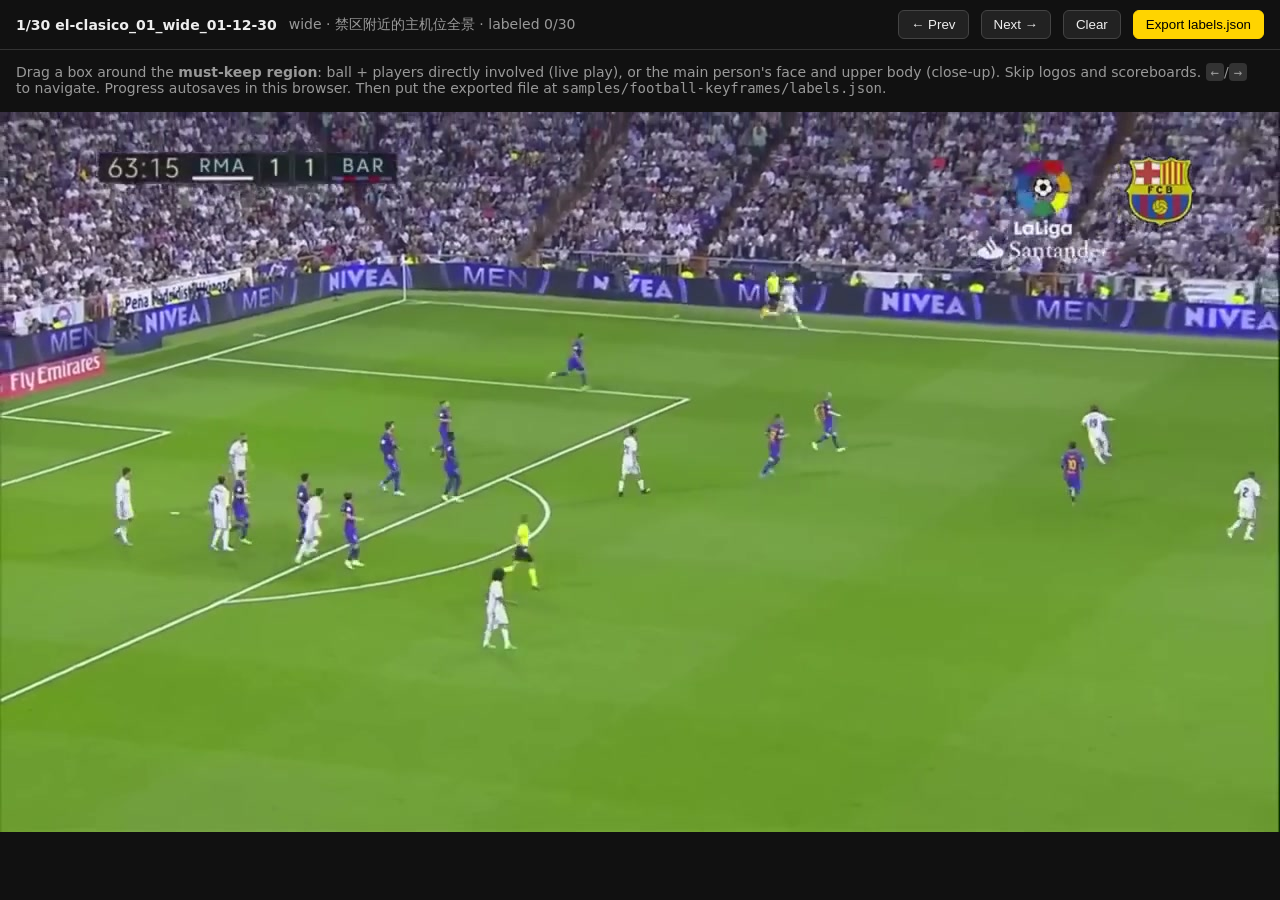
<file: tools/label.html>
<!doctype html><html lang="zh"><head><meta charset="utf-8"><title>Keyframe Labeler</title>
<style>
:root{--bg:#111;--fg:#eee;--mut:#999;--acc:#ffd400}
body{margin:0;background:var(--bg);color:var(--fg);font:14px -apple-system,system-ui,sans-serif}
header{display:flex;gap:12px;align-items:center;padding:10px 16px;border-bottom:1px solid #333;flex-wrap:wrap}
button{background:#222;color:var(--fg);border:1px solid #444;border-radius:6px;padding:6px 12px;cursor:pointer}
button.primary{background:var(--acc);color:#000;border-color:var(--acc)}
#wrap{position:relative;margin:16px auto;max-width:1280px}
canvas{width:100%;display:block;cursor:crosshair}
.mut{color:var(--mut)} kbd{background:#333;border-radius:4px;padding:1px 5px}
</style></head><body>
<header>
 <strong id="title"></strong><span id="meta" class="mut"></span>
 <span style="flex:1"></span>
 <button id="prev">← Prev</button><button id="next">Next →</button>
 <button id="clear">Clear</button><button class="primary" id="export">Export labels.json</button>
</header>
<p class="mut" style="padding:0 16px">Drag a box around the <b>must-keep region</b>: ball + players directly involved (live play), or the main person's face and upper body (close-up). Skip logos and scoreboards. <kbd>←</kbd>/<kbd>→</kbd> to navigate. Progress autosaves in this browser. Then put the exported file at <code>samples/football-keyframes/labels.json</code>.</p>
<div id="wrap"><canvas id="c"></canvas></div>
<script>
const FRAMES = [{"id": "el-clasico_01_wide_01-12-30", "src": "../samples/football-keyframes/frames/el-clasico_01_wide_01-12-30.jpg", "cat": "wide", "note": "禁区附近的主机位全景", "W": 1280, "H": 720}, {"id": "el-clasico_02_wide_01-20-00", "src": "../samples/football-keyframes/frames/el-clasico_02_wide_01-20-00.jpg", "cat": "wide", "note": "中场推进，多名球员与场地空间", "W": 1280, "H": 720}, {"id": "el-clasico_03_replay_01-22-10", "src": "../samples/football-keyframes/frames/el-clasico_03_replay_01-22-10.jpg", "cat": "replay", "note": "进球后的门后角度回放", "W": 1280, "H": 720}, {"id": "el-clasico_04_replay_01-22-20", "src": "../samples/football-keyframes/frames/el-clasico_04_replay_01-22-20.jpg", "cat": "replay", "note": "进球回放中的门将扑救", "W": 1280, "H": 720}, {"id": "el-clasico_05_closeup_01-22-40", "src": "../samples/football-keyframes/frames/el-clasico_05_closeup_01-22-40.jpg", "cat": "closeup", "note": "巴萨球员拥抱庆祝", "W": 1280, "H": 720}, {"id": "el-clasico_06_wide_01-23-30", "src": "../samples/football-keyframes/frames/el-clasico_06_wide_01-23-30.jpg", "cat": "wide", "note": "皇马禁区前组织，主机位远景", "W": 1280, "H": 720}, {"id": "el-clasico_07_closeup_01-26-40", "src": "../samples/football-keyframes/frames/el-clasico_07_closeup_01-26-40.jpg", "cat": "closeup", "note": "拉莫斯与裁判附近的人物特写", "W": 1280, "H": 720}, {"id": "el-clasico_08_closeup_01-33-40", "src": "../samples/football-keyframes/frames/el-clasico_08_closeup_01-33-40.jpg", "cat": "closeup", "note": "巴萨教练场边特写", "W": 1280, "H": 720}, {"id": "el-clasico_09_wide_01-34-00", "src": "../samples/football-keyframes/frames/el-clasico_09_wide_01-34-00.jpg", "cat": "wide", "note": "皇马边路进攻与禁区站位", "W": 1280, "H": 720}, {"id": "el-clasico_10_closeup_01-34-20", "src": "../samples/football-keyframes/frames/el-clasico_10_closeup_01-34-20.jpg", "cat": "closeup", "note": "梅西人物特写", "W": 1280, "H": 720}, {"id": "el-clasico_11_replay_01-35-00", "src": "../samples/football-keyframes/frames/el-clasico_11_replay_01-35-00.jpg", "cat": "replay", "note": "进球后的边路低机位回放", "W": 1280, "H": 720}, {"id": "el-clasico_12_wide_01-41-00", "src": "../samples/football-keyframes/frames/el-clasico_12_wide_01-41-00.jpg", "cat": "wide", "note": "巴萨终场前禁区进攻的主机位画面", "W": 1280, "H": 720}, {"id": "el-clasico_13_closeup_01-41-20", "src": "../samples/football-keyframes/frames/el-clasico_13_closeup_01-41-20.jpg", "cat": "closeup", "note": "皇马球员反应特写", "W": 1280, "H": 720}, {"id": "el-clasico_14_replay_01-41-50", "src": "../samples/football-keyframes/frames/el-clasico_14_replay_01-41-50.jpg", "cat": "replay", "note": "终场前进球后的推进回放", "W": 1280, "H": 720}, {"id": "el-clasico_15_replay_01-42-20", "src": "../samples/football-keyframes/frames/el-clasico_15_replay_01-42-20.jpg", "cat": "replay", "note": "终场前进球的门后角度回放", "W": 1280, "H": 720}, {"id": "belgium-japan_01_closeup_01-13-20", "src": "../samples/football-keyframes/frames/belgium-japan_01_closeup_01-13-20.jpg", "cat": "closeup", "note": "日本队教练场边特写", "W": 1280, "H": 720}, {"id": "belgium-japan_02_closeup_01-14-00", "src": "../samples/football-keyframes/frames/belgium-japan_02_closeup_01-14-00.jpg", "cat": "closeup", "note": "费莱尼人物特写", "W": 1280, "H": 720}, {"id": "belgium-japan_03_wide_01-14-20", "src": "../samples/football-keyframes/frames/belgium-japan_03_wide_01-14-20.jpg", "cat": "wide", "note": "比利时禁区进攻与日本防守站位", "W": 1280, "H": 720}, {"id": "belgium-japan_04_replay_01-15-00", "src": "../samples/football-keyframes/frames/belgium-japan_04_replay_01-15-00.jpg", "cat": "replay", "note": "比利时进球后的门前回放", "W": 1280, "H": 720}, {"id": "belgium-japan_05_closeup_01-19-00", "src": "../samples/football-keyframes/frames/belgium-japan_05_closeup_01-19-00.jpg", "cat": "closeup", "note": "比利时球迷庆祝特写", "W": 1280, "H": 720}, {"id": "belgium-japan_06_replay_01-19-20", "src": "../samples/football-keyframes/frames/belgium-japan_06_replay_01-19-20.jpg", "cat": "replay", "note": "扳平进球后的高位全景回放", "W": 1280, "H": 720}, {"id": "belgium-japan_07_wide_01-20-20", "src": "../samples/football-keyframes/frames/belgium-japan_07_wide_01-20-20.jpg", "cat": "wide", "note": "日本进攻与比利时防守的主机位远景", "W": 1280, "H": 720}, {"id": "belgium-japan_08_wide_01-30-00", "src": "../samples/football-keyframes/frames/belgium-japan_08_wide_01-30-00.jpg", "cat": "wide", "note": "中场持球与整体站位", "W": 1280, "H": 720}, {"id": "belgium-japan_09_closeup_01-38-00", "src": "../samples/football-keyframes/frames/belgium-japan_09_closeup_01-38-00.jpg", "cat": "closeup", "note": "比利时门将特写", "W": 1280, "H": 720}, {"id": "belgium-japan_10_replay_01-38-40", "src": "../samples/football-keyframes/frames/belgium-japan_10_replay_01-38-40.jpg", "cat": "replay", "note": "日本射门后的门前角度回放", "W": 1280, "H": 720}, {"id": "belgium-japan_11_wide_01-39-08", "src": "../samples/football-keyframes/frames/belgium-japan_11_wide_01-39-08.jpg", "cat": "wide", "note": "终场前反击：中场推进", "W": 1280, "H": 720}, {"id": "belgium-japan_12_wide_01-39-12", "src": "../samples/football-keyframes/frames/belgium-japan_12_wide_01-39-12.jpg", "cat": "wide", "note": "终场前反击：右路进入禁区前沿", "W": 1280, "H": 720}, {"id": "belgium-japan_13_closeup_01-39-40", "src": "../samples/football-keyframes/frames/belgium-japan_13_closeup_01-39-40.jpg", "cat": "closeup", "note": "日本球员低头反应特写", "W": 1280, "H": 720}, {"id": "belgium-japan_14_replay_01-40-00", "src": "../samples/football-keyframes/frames/belgium-japan_14_replay_01-40-00.jpg", "cat": "replay", "note": "绝杀进球后的高位反击回放", "W": 1280, "H": 720}, {"id": "belgium-japan_15_replay_01-40-20", "src": "../samples/football-keyframes/frames/belgium-japan_15_replay_01-40-20.jpg", "cat": "replay", "note": "绝杀进球后的门内角度回放", "W": 1280, "H": 720}];
let labels = {}; try { labels = JSON.parse(localStorage.getItem('kf_labels') || '{}'); } catch(e) {}
let i = 0, img = new Image(), drag = null;
const c = document.getElementById('c'), ctx = c.getContext('2d');
function save(){ try { localStorage.setItem('kf_labels', JSON.stringify(labels)); } catch(e) {} }
function load(){ const f = FRAMES[i]; img = new Image(); img.onload = draw; img.src = f.src;
  document.getElementById('title').textContent = `${i+1}/${FRAMES.length} ${f.id}`;
  document.getElementById('meta').textContent = `${f.cat} · ${f.note} · labeled ${Object.keys(labels).length}/${FRAMES.length}`; }
function draw(){ c.width = img.naturalWidth; c.height = img.naturalHeight; ctx.drawImage(img,0,0);
  const r = drag || (labels[FRAMES[i].id]||{}).region; if (!r) return;
  ctx.lineWidth = 4; ctx.strokeStyle = '#ffd400'; ctx.strokeRect(r[0], r[1], r[2]-r[0], r[3]-r[1]); }
function pt(e){ const b = c.getBoundingClientRect(); return [(e.clientX-b.left)*c.width/b.width, (e.clientY-b.top)*c.height/b.height]; }
c.onmousedown = e => { const p = pt(e); drag = [p[0],p[1],p[0],p[1]]; };
c.onmousemove = e => { if (!drag) return; const p = pt(e); drag[2]=p[0]; drag[3]=p[1]; draw(); };
c.onmouseup = () => { if (!drag) return; const r = [Math.min(drag[0],drag[2]),Math.min(drag[1],drag[3]),Math.max(drag[0],drag[2]),Math.max(drag[1],drag[3])].map(Math.round);
  if (r[2]-r[0] > 8 && r[3]-r[1] > 8) labels[FRAMES[i].id] = {region: r}; drag = null; save(); load(); };
const go = d => { i = (i + d + FRAMES.length) % FRAMES.length; load(); };
document.getElementById('prev').onclick = () => go(-1); document.getElementById('next').onclick = () => go(1);
document.getElementById('clear').onclick = () => { delete labels[FRAMES[i].id]; save(); load(); };
document.onkeydown = e => { if (e.key==='ArrowRight') go(1); if (e.key==='ArrowLeft') go(-1); };
document.getElementById('export').onclick = () => { const a = document.createElement('a');
  a.href = URL.createObjectURL(new Blob([JSON.stringify(labels, null, 1)], {type:'application/json'})); a.download = 'labels.json'; a.click(); };
load();
</script></body></html>
</file>
<file: demo/replay/style.css>
:root{font-family:Inter,-apple-system,BlinkMacSystemFont,"Segoe UI",sans-serif;color:#213027;background:#f8f9f7;font-synthesis:none}*{box-sizing:border-box}body{margin:0}main{max-width:1240px;margin:auto;padding:30px 34px 24px}h1{font-size:27px;letter-spacing:-1.3px;font-weight:600;margin:0 0 18px}h2{font-size:11px;color:#7c887f;font-weight:450;margin:0 0 9px}.controls{display:grid;grid-template-columns:1fr 1fr 180px;align-items:end;gap:15px}label{display:flex;flex-direction:column;gap:7px;font-size:12px}select{width:100%;height:39px;padding:0 12px;border:1px solid #d3dbcf;border-radius:7px;color:#304037;background:#eef2eb;font:inherit;cursor:pointer}button,a{font:inherit}button{cursor:pointer}button:focus-visible,select:focus-visible,a:focus-visible,summary:focus-visible{outline:2px solid #6b9877;outline-offset:3px}button:disabled{cursor:default;opacity:.6}.primary{height:39px;border:1px solid #2a5e43;border-radius:7px;background:#2a5e43;color:white;font-size:12px}.primary span{margin-left:15px;font-size:15px}.goal{font-size:12px;line-height:1.6;color:#718073;min-height:20px;margin:11px 0 16px}.toolbar{display:flex;justify-content:space-between;gap:12px;align-items:center;margin-bottom:15px}nav{display:flex;border:1px solid #d6dfd2;border-radius:7px;overflow:hidden;flex-shrink:0}nav button{border:0;border-right:1px solid #d6dfd2;background:transparent;padding:8px 13px;color:#657267;font-size:11px}nav button:last-child{border:0}button.active{color:#285b3f;background:#e7efe3}.toolbar>span{font-size:10px;color:#929b92;white-space:nowrap}.visuals{display:grid;grid-template-columns:minmax(0,4fr) minmax(120px,1.12fr);gap:25px;align-items:start}.source,.portrait{min-width:0}canvas{display:block;width:100%;height:auto;aspect-ratio:16/9;border-radius:7px;background:#edf0e9}#portrait{display:block;width:100%;height:auto;aspect-ratio:9/16;object-fit:contain;border-radius:7px;background:#edf0e9}video{display:block;width:100%;border-radius:7px;background:#17241b}#source-video{aspect-ratio:16/9}#portrait-video{aspect-ratio:9/16}video[hidden],[hidden]{display:none!important}.under{display:flex;justify-content:space-between;align-items:center;gap:12px;margin:12px 0}.legend{display:flex;gap:17px;font-size:10px;color:#79867b}.legend i{display:inline-block;width:6px;height:6px;border-radius:2px;background:#d7bd00;margin-right:5px}.legend .cyan{background:#00bcd8}a{font-size:10px;color:#50725b;text-decoration:none;cursor:pointer}a:hover{text-decoration:underline}.frames{display:flex;margin:14px 0 18px;flex-wrap:wrap;gap:0}.frames button{border:1px solid #d6dfd2;border-right:0;background:transparent;color:#718074;min-width:70px;padding:8px 13px;font-size:11px;font-variant-numeric:tabular-nums}.frames button:first-child{border-radius:6px 0 0 6px}.frames button:last-child{border-right:1px solid #d6dfd2;border-radius:0 6px 6px 0}.frames button.active{color:#315f41;background:#e7efe3}.response-panel{margin:14px 0 18px;border:1px solid #e0e6dc;border-radius:7px;padding:14px 18px}.response-head{display:flex;align-items:end;justify-content:space-between;gap:16px;font-size:11px;color:#7b887d}.response-head label{min-width:145px}.response-head select{height:32px;font-size:11px}.chart{display:flex;height:112px;gap:5px;align-items:end;padding:15px 0 18px}.bar-wrap{flex:1;display:flex;align-items:end;height:100%;position:relative;min-width:10px}.bar{width:100%;min-height:2px;border-radius:2px 2px 0 0;background:#bacdb9}.bar.peak{background:#48765a}.bar-wrap small{position:absolute;top:calc(100% + 5px);font-size:9px;color:#899689;left:50%;transform:translateX(-50%)}details{border:1px solid #dce3d6;border-radius:7px;padding:0 15px;margin-top:18px}summary{font-size:11px;color:#68776b;padding:13px 0;cursor:pointer}.inspector-tabs{display:flex;gap:5px;margin:3px 0 12px}.inspector-tabs button{border:1px solid #dce3d6;border-radius:5px;background:transparent;color:#6a7d6d;padding:7px 12px;font-size:10px}.inspector-tabs button.active{background:#e7efe3;color:#285b3f}#inspector-label{font-size:10px;color:#879386}pre{overflow:auto;max-height:350px;font:11px/1.65 ui-monospace,SFMono-Regular,Menlo,monospace;color:#4f6556;background:#eef2eb;padding:15px;border-radius:5px;white-space:pre}.provenance{display:flex;justify-content:space-between;gap:15px;margin:12px 0 16px;font-size:9px;color:#8d998c;overflow-wrap:anywhere}footer{font-size:10px;color:#99a193;margin-top:17px}#error{padding:20px;background:#f4e8e0;border-radius:6px;color:#80553e;margin-top:20px;font-size:12px}@media(max-width:760px){main{padding:22px 20px}.controls{grid-template-columns:1fr 1fr 145px;gap:10px}.toolbar{flex-wrap:wrap}.toolbar>span{font-size:9px}.visuals{gap:16px;grid-template-columns:minmax(0,3.8fr) minmax(100px,1.15fr)}h1{font-size:24px}.frames button{padding:8px 9px;min-width:58px;font-size:10px}}@media(max-width:480px){main{padding:18px 14px}.controls{grid-template-columns:1fr 1fr}.primary{grid-column:1/-1}.goal{font-size:11px}nav{width:100%}nav button{flex:1;padding:8px 5px;font-size:10px}.visuals{gap:10px;grid-template-columns:minmax(0,3fr) minmax(80px,1fr)}.frames button{padding:7px 5px;min-width:40px}.legend{gap:8px;font-size:9px}.under>a{font-size:9px}.provenance{flex-direction:column}}
</file>
